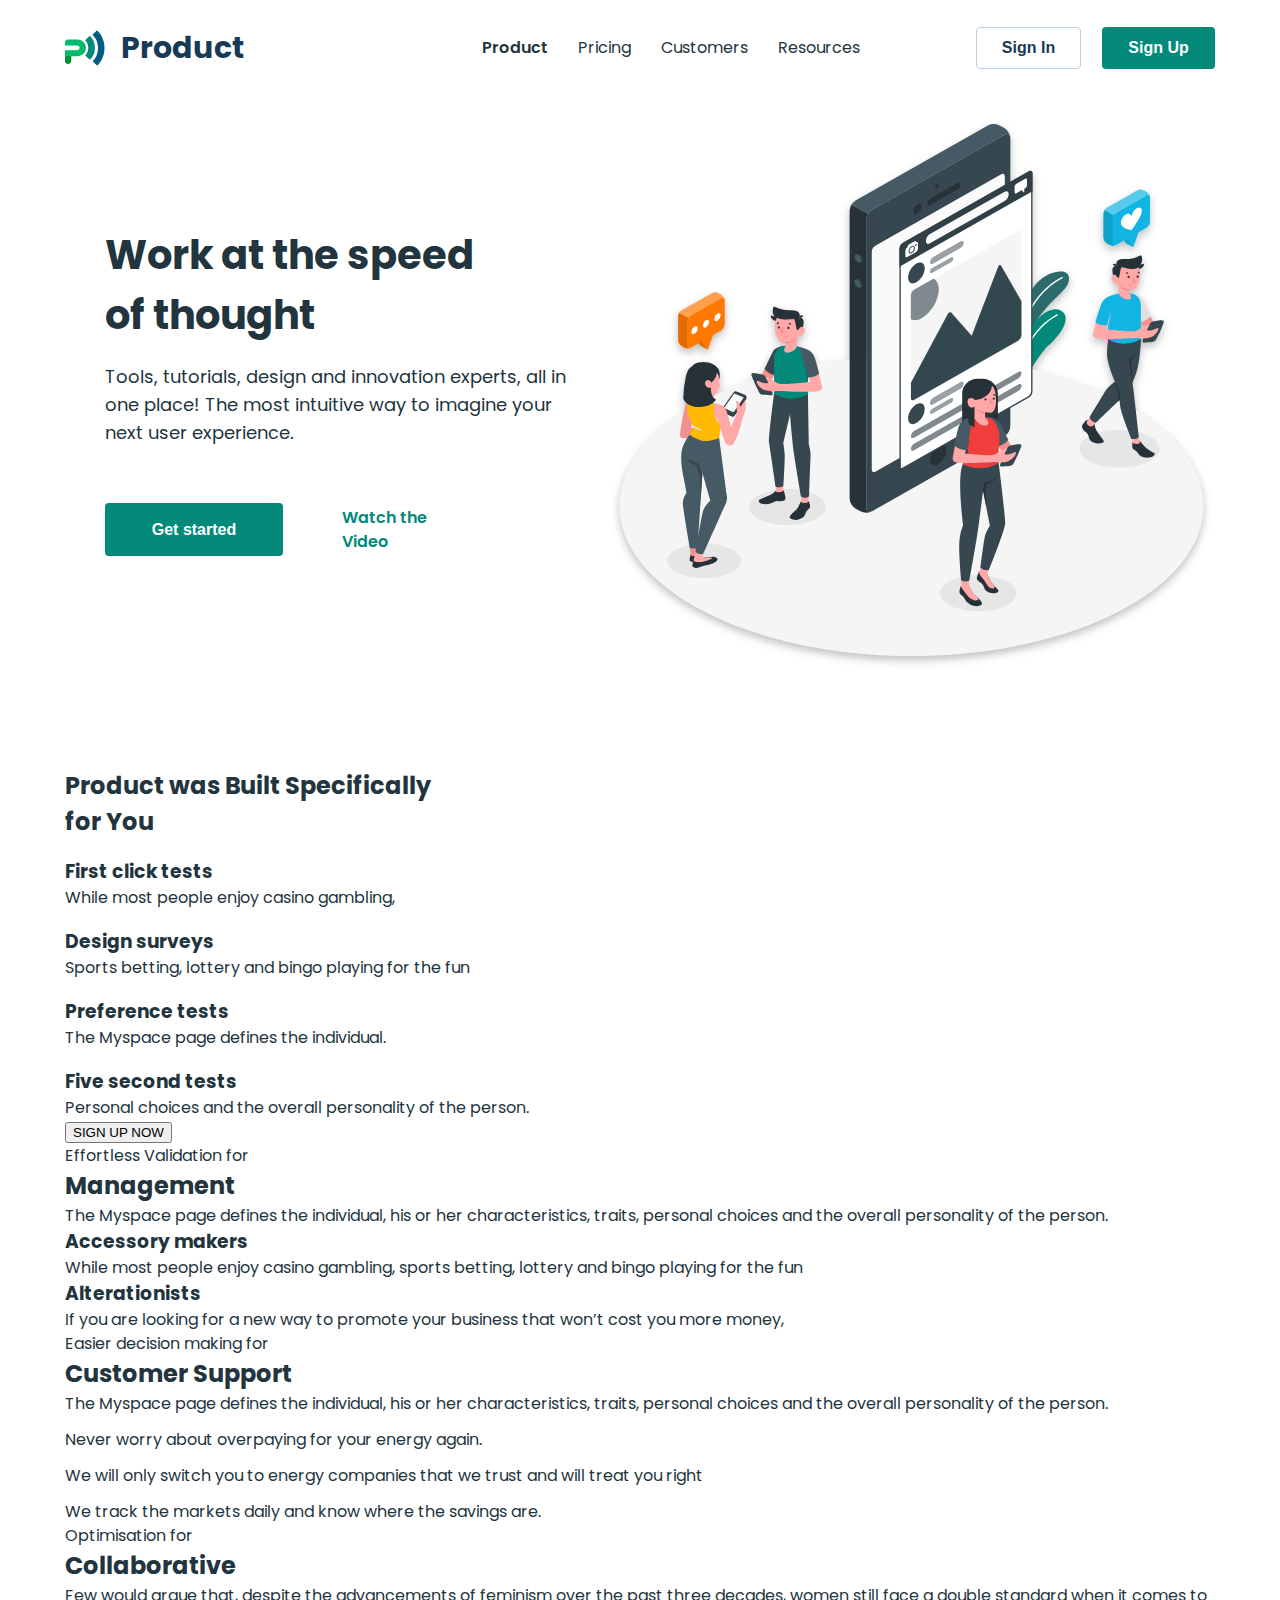
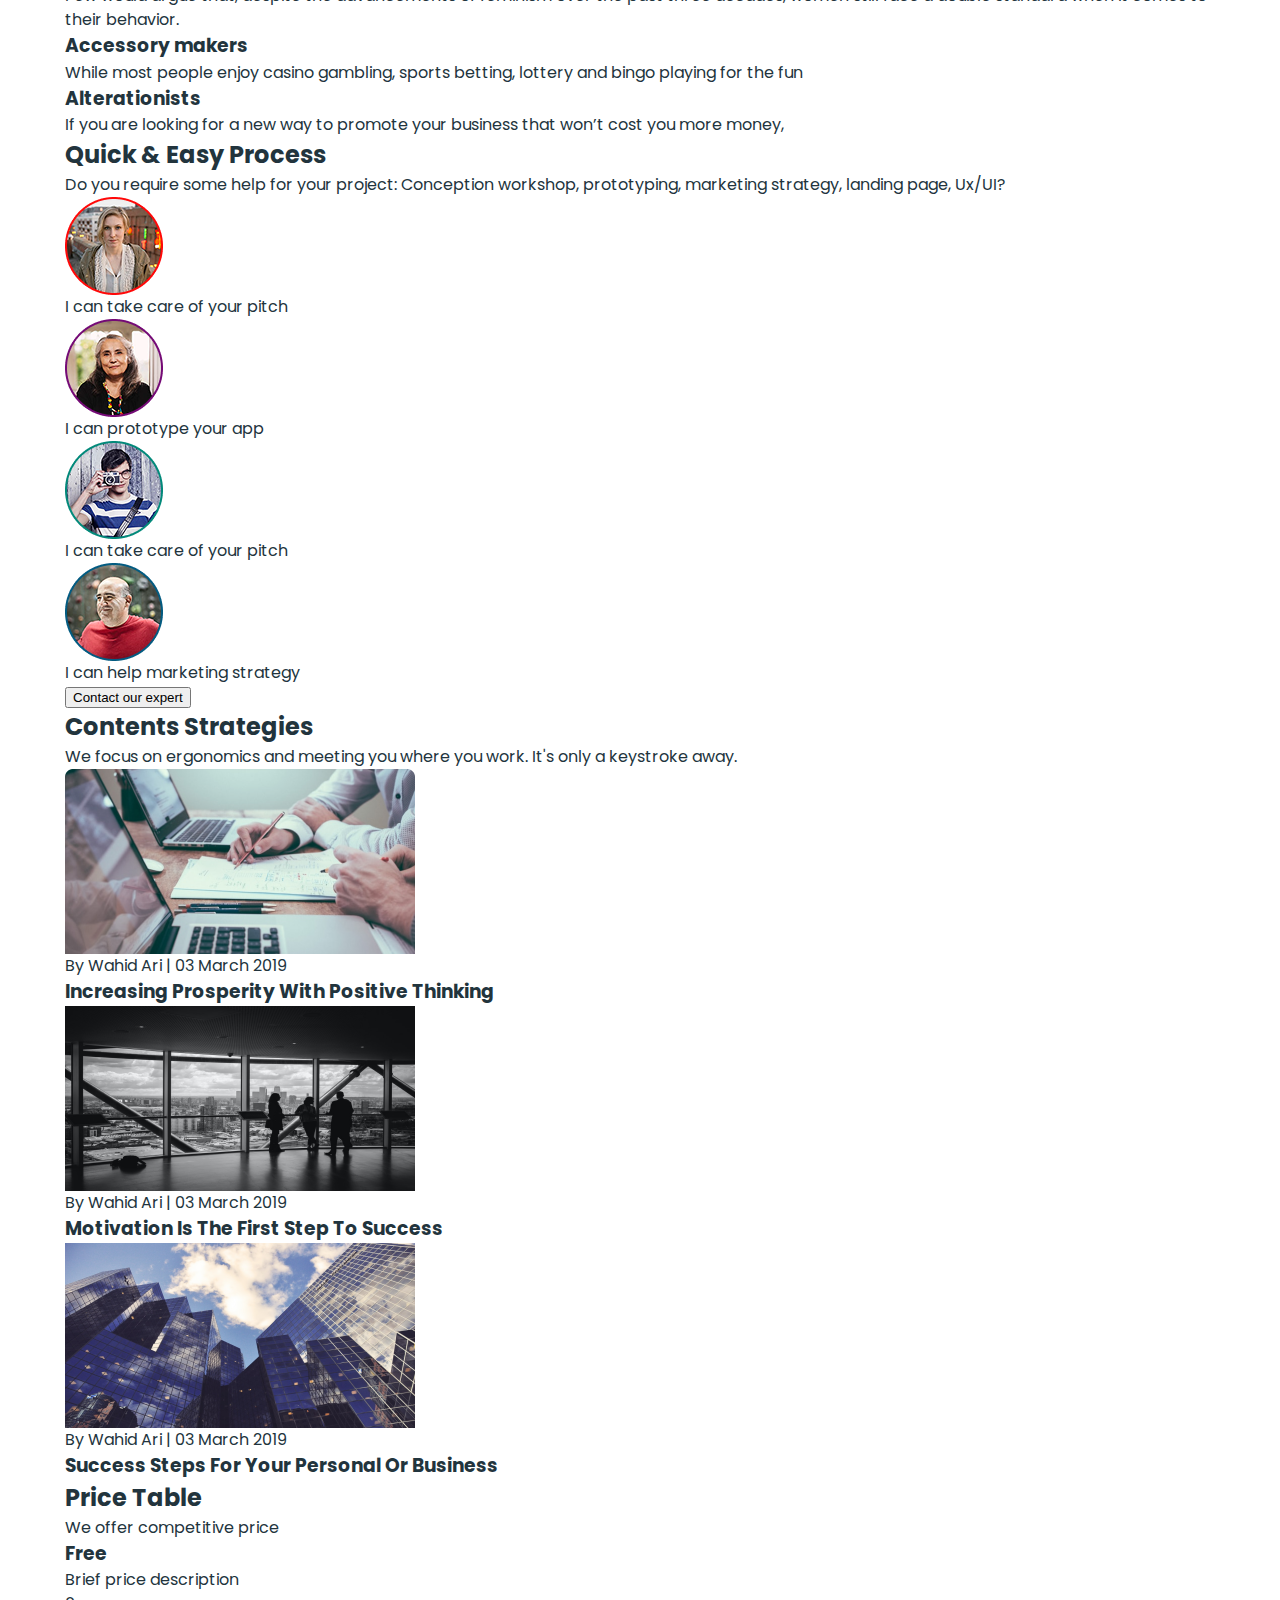
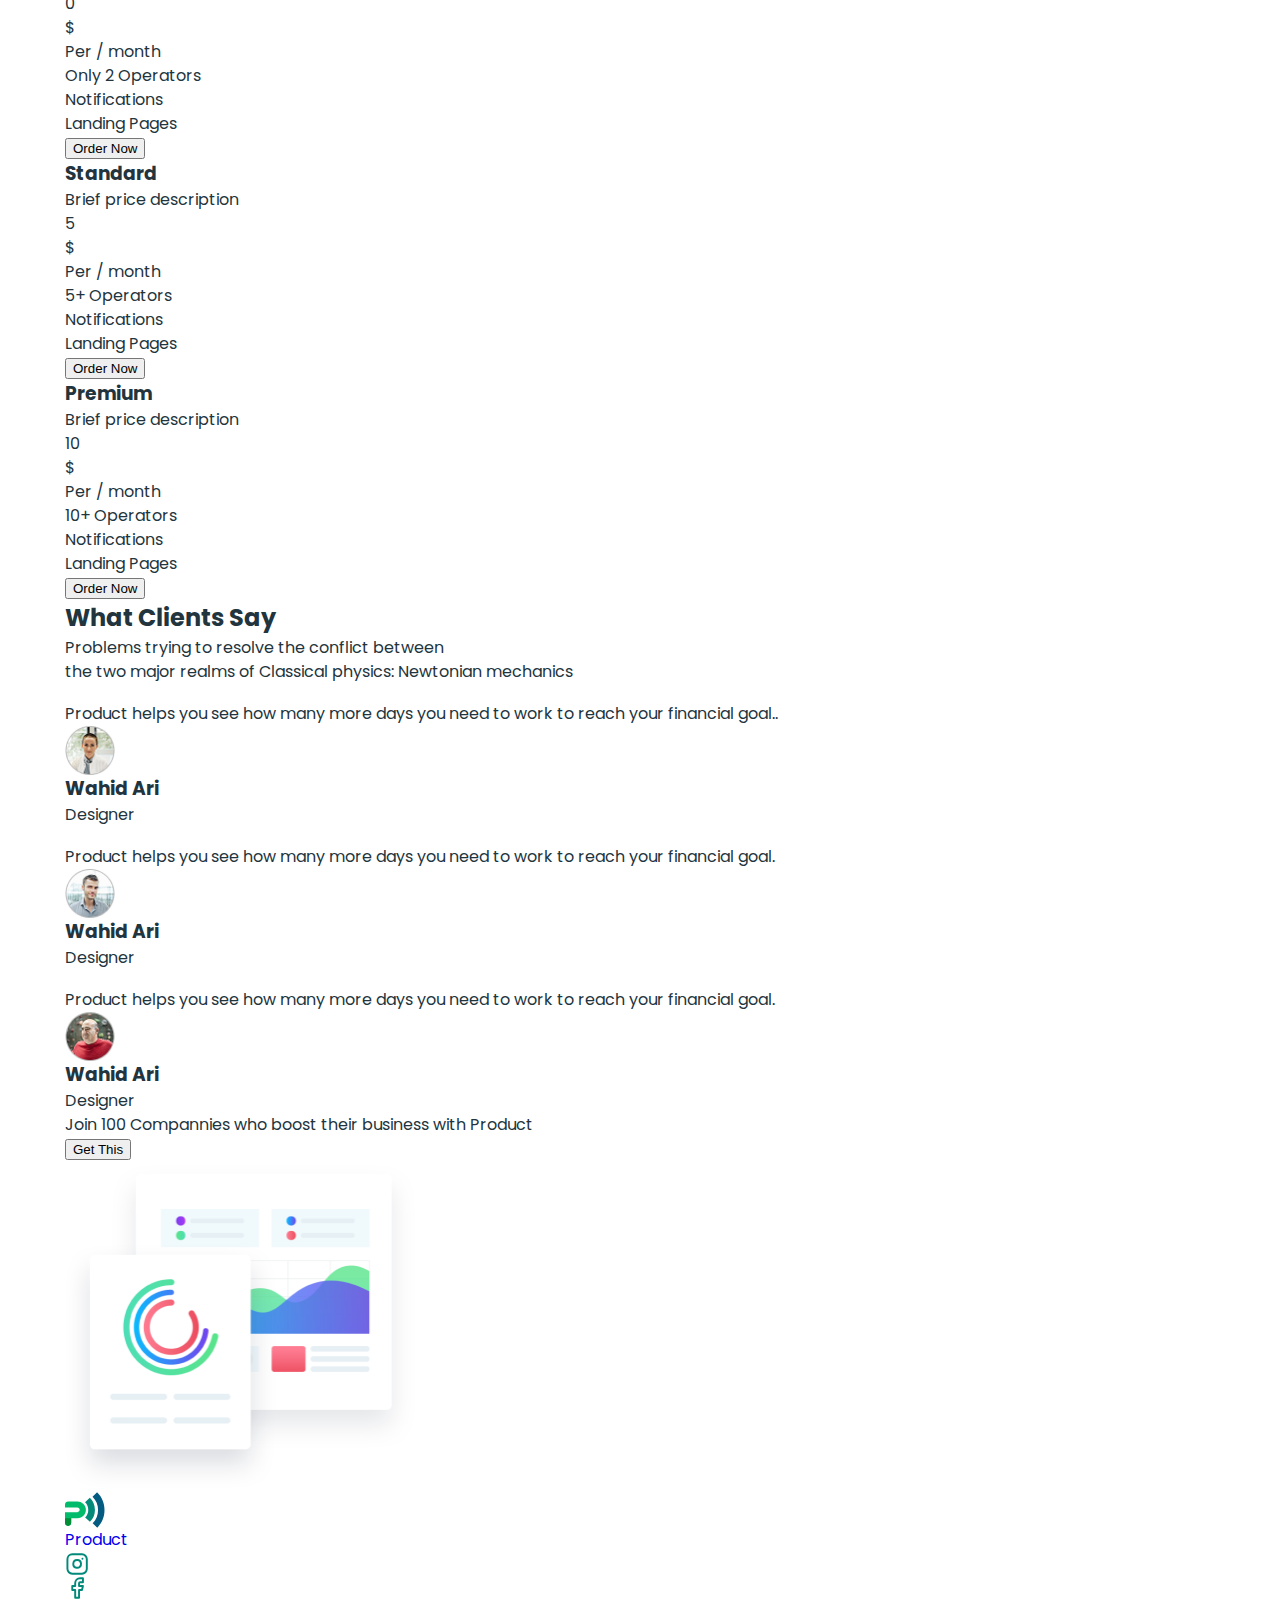
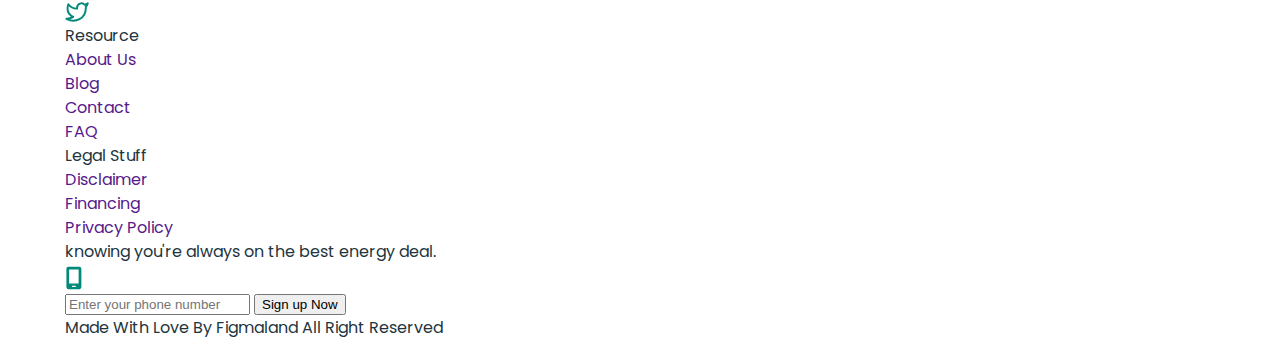
<file: index.html>
<!DOCTYPE html>
<html lang="en">
  <head>
    <meta charset="UTF-8" />
    <meta name="viewport" content="width=device-width, initial-scale=1.0" />
    <link rel="preconnect" href="https://fonts.googleapis.com" />
    <link rel="preconnect" href="https://fonts.gstatic.com" crossorigin />
    <title>Business promotion by mAk</title>

    <link rel="preconnect" href="https://fonts.googleapis.com" />
    <link rel="preconnect" href="https://fonts.gstatic.com" crossorigin />
    <link
      href="https://fonts.googleapis.com/css2?family=Inter:ital,opsz,wght@0,14..32,700;1,14..32,700&family=Montserrat:wght@400;500;600;700&family=Poppins:wght@400;500;600;700;800&display=swap"
      rel="stylesheet"
    />

    <link
      rel="stylesheet"
      href="https://cdnjs.cloudflare.com/ajax/libs/modern-normalize/3.0.1/modern-normalize.min.css"
      integrity="sha512-q6WgHqiHlKyOqslT/lgBgodhd03Wp4BEqKeW6nNtlOY4quzyG3VoQKFrieaCeSnuVseNKRGpGeDU3qPmabCANg=="
      crossorigin="anonymous"
      referrerpolicy="no-referrer"
    />

    <link rel="stylesheet" href="./css/new.css" />
  </head>
  <body>
    <header class="header">
      <div class="container header-container">
        <nav class="header-nav">
          <a href="./index.html" class="header-logo">
            <svg width="36" height="36">
              <use href="./img/icon.svg#icon-logo"></use>
            </svg>
            Product</a
          >
          <ul class="header-ul">
            <li class="nav-li-item">
              <a href="./index.html" class="nav-link active">Product</a>
            </li>
            <li class="nav-li-item">
              <a href="./pricing.html" class="nav-link">Pricing</a>
            </li>
            <li class="nav-li-item">
              <a href="./customers.html" class="nav-link">Customers</a>
            </li>
            <li class="nav-li-item">
              <a href="./resources.html" class="nav-link">Resources</a>
            </li>
          </ul>
        </nav>
        <ul class="header-button">
          <li class="header-btn-list">
            <button type="button" class="sign-in-btn">Sign In</button>
          </li>
          <li class="header-btn-list">
            <button type="button" class="sign-up-btn">Sign Up</button>
          </li>
        </ul>
        <button type="button" class="burger-menu-btn">
          <svg width="26" height="26">
            <use href="./img/icon.svg#icon-mob-menu"></use>
          </svg>
        </button>
      </div>
    </header>

    <main>
      <section class="hero">
        <div class="container hero-container">
          <svg width="280" height="275" class="hero-img">
            <use href="./img/icon.svg#icon-hero-img"></use>
          </svg>
          <div class="hero-text-group">
            <h1 class="hero-title">
              Work at the speed <br />
              of thought
            </h1>
            <p class="hero-text">
              Tools, tutorials, design and innovation experts, all in one place!
              The most intuitive way to imagine your next user experience.
            </p>
            <div class="hero-button">
              <button type="button" class="hero-btn-1">
                <span class="hero-btn-text">Get started</span>
              </button>
              <a href="./index.html" class="hero-btn-2">
                <svg width="16" height="18">
                  <use href="./img/icon.svg#icon-play"></use>
                </svg>
                <span class="btn-2-text">Watch the Video</span></a
              >
            </div>
          </div>
        </div>
      </section>
      <section class="feature">
        <div class="container feature-container">
          <h2 class="feature-tittle">
            Product was Built Specifically <br />
            for You
          </h2>
          <ul class="feature-list">
            <li class="feature-list-item">
              <div class="feature-icon-wrapper">
                <svg width="11" height="18">
                  <use href="./img/icon.svg#icon-cursor"></use>
                </svg>
              </div>
              <h3 class="feature-card-title">First click tests</h3>
              <p class="feature-card-text">
                While most people enjoy casino gambling,
              </p>
            </li>
            <li class="feature-list-item">
              <div class="feature-icon-wrapper">
                <svg width="18" height="18">
                  <use href="./img/icon.svg#icon-ziczag"></use>
                </svg>
              </div>
              <h3 class="feature-card-title">Design surveys</h3>
              <p class="feature-card-text">
                Sports betting, lottery and bingo playing for the fun
              </p>
            </li>
            <li class="feature-list-item">
              <div class="feature-icon-wrapper">
                <svg width="16" height="18">
                  <use href="./img/icon.svg#icon-heart"></use>
                </svg>
              </div>
              <h3 class="feature-card-title">Preference tests</h3>
              <p class="feature-card-text">
                The Myspace page defines the individual.
              </p>
            </li>
            <li class="feature-list-item">
              <div class="feature-icon-wrapper">
                <svg width="14" height="18">
                  <use href="./img/icon.svg#icon-time"></use>
                </svg>
              </div>
              <h3 class="feature-card-title">Five second tests</h3>
              <p class="feature-card-text">
                Personal choices and the overall personality of the person.
              </p>
            </li>
          </ul>
          <button type="button" class="feature-btn">SIGN UP NOW</button>
        </div>
      </section>
      <section class="business-mgm">
        <div class="container business-container">
          <div class="business-text-group">
            <p class="business-p">Effortless Validation for</p>
            <h2 class="business-title">Management</h2>
            <p class="business-sub-p">
              The Myspace page defines the individual, his or her
              characteristics, traits, personal choices and the overall
              personality of the person.
            </p>
            <ul class="business-list">
              <li>
                <h3 class="businnes-li-title">Accessory makers</h3>
                <p class="businnes-li-item">
                  While most people enjoy casino gambling, sports betting,
                  lottery and bingo playing for the fun
                </p>
              </li>
              <li>
                <h3 class="businnes-li-title">Alterationists</h3>
                <p class="businnes-li-item">
                  If you are looking for a new way to promote your business that
                  won’t cost you more money,
                </p>
              </li>
            </ul>
          </div>
          <!-- <svg width="540" height="500" class="benefits-img">
            <use href="./img/icon.svg#icon-management-img"></use>
          </svg> -->
        </div>
      </section>
      <section class="support">
        <div class="container support-container">
          <!-- <svg width="540" height="500" class="benefits-img">
            <use href="./img/icon.svg#icon-support-img"></use>
          </svg> -->
          <div class="support-text-group">
            <p class="support-article">Easier decision making for</p>
            <h2 class="support-title">Customer Support</h2>
            <p class="support-subtitle">
              The Myspace page defines the individual, his or her
              characteristics, traits, personal choices and the overall
              personality of the person.
            </p>
            <ul class="support-list">
              <li class="support-list-item">
                <div class="support-img-wrapper">
                  <svg width="16" height="12" class="support-icon">
                    <use href="./img/icon.svg#icon-path"></use>
                  </svg>
                </div>
                <p class="support-li-subtitle">
                  Never worry about overpaying for your energy again.
                </p>
              </li>
              <li class="support-list-item">
                <div class="support-img-wrapper">
                  <svg width="16" height="12" class="support-icon">
                    <use href="./img/icon.svg#icon-path"></use>
                  </svg>
                </div>
                <p class="support-li-subtitle">
                  We will only switch you to energy companies that we trust and
                  will treat you right
                </p>
              </li>
              <li class="support-list-item">
                <div class="support-img-wrapper">
                  <svg width="16" height="12" class="support-icon">
                    <use href="./img/icon.svg#icon-path"></use>
                  </svg>
                </div>
                <p class="support-li-subtitle">
                  We track the markets daily and know where the savings are.
                </p>
              </li>
            </ul>
          </div>
        </div>
      </section>
      <section class="collaborative">
        <div class="container collaborative-container">
          <div class="collaborative-text-group">
            <p class="coloborative-article">Optimisation for</p>
            <h2 class="collaborative-title">Collaborative</h2>
            <p class="collaborative-subtitle">
              Few would argue that, despite the advancements of feminism over
              the past three decades, women still face a double standard when it
              comes to their behavior.
            </p>
            <ul class="collaborative-list">
              <li class="collaborative-list-item">
                <h3 class="collab-li-title">Accessory makers</h3>
                <p class="collab-li-subtitle">
                  While most people enjoy casino gambling, sports betting,
                  lottery and bingo playing for the fun
                </p>
              </li>
              <li class="collaborative-list-item">
                <h3 class="collab-li-title">Alterationists</h3>
                <p class="collab-li-subtitle">
                  If you are looking for a new way to promote your business that
                  won’t cost you more money,
                </p>
              </li>
            </ul>
          </div>
          <!-- <svg width="540" height="500" class="benefits-img">
            <use href="./img/icon.svg#icon-collaboration-img"></use>
          </svg> -->
        </div>
      </section>
      <section class="staff">
        <div class="container">
          <div class="staff-container">
            <h2 class="staff-title">Quick & Easy Process</h2>
            <p class="staff-subtitle">
              Do you require some help for your project: Conception workshop,
              prototyping, marketing strategy, landing page, Ux/UI?
            </p>
            <ul class="staff-list">
              <li class="staff-list-item">
                <img
                  src="./img/product/avatar.png"
                  alt="avatar-girl"
                  width="98"
                />
                <p class="staff-commentary staff-commentary-container">
                  I can take care of your pitch
                </p>
              </li>
              <li class="staff-list-item">
                <img
                  src="./img/product/avatar1.png"
                  alt="avatar-girl-2"
                  width="98"
                />
                <p class="staff-commentary staff-commentary-container">
                  I can prototype your app
                </p>
              </li>
              <li class="staff-list-item">
                <img
                  src="./img/product/avatar2.png"
                  alt="avatar-men"
                  width="98"
                />
                <p class="staff-commentary staff-commentary-container">
                  I can take care of your pitch
                </p>
              </li>
              <li class="staff-list-item">
                <img
                  src="./img/product/avatar3.png"
                  alt="avatar-men-2"
                  width="98"
                />
                <p class="staff-commentary staff-commentary-container">
                  I can help marketing strategy
                </p>
              </li>
            </ul>
            <button type="button" class="staff-btn">Contact our expert</button>
          </div>
        </div>
      </section>
      <section class="news">
        <div class="container">
          <h2 class="news-title">Contents Strategies</h2>
          <p class="news-subtitle">
            We focus on ergonomics and meeting you where you work. It's only a
            keystroke away.
          </p>
          <ul class="news-list">
            <li class="news-list-item">
              <img
                src="./img/product/image-bg.png"
                alt="Wahid Ari"
                width="350"
                class="card-image"
              />
              <p class="news-item-subtitle">
                By <span class="news-item-text">Wahid Ari</span> | 03 March 2019
              </p>
              <h3 class="news-item-title">
                Increasing Prosperity With Positive Thinking
              </h3>
            </li>
            <li class="news-list-item">
              <img
                src="./img/product/Bitmap-1.png"
                alt="Wahid Ari-2"
                width="350"
              />
              <p class="news-item-subtitle">
                By <span class="news-item-text">Wahid Ari</span> | 03 March 2019
              </p>
              <h3 class="news-item-title">
                Motivation Is The First Step To Success
              </h3>
            </li>
            <li class="news-list-item">
              <img
                src="./img/product/Bitmap.png"
                alt="Wahid Ari-3"
                width="350"
              />
              <p class="news-item-subtitle">
                By <span class="news-item-text">Wahid Ari</span> | 03 March 2019
              </p>
              <h3 class="news-item-title">
                Success Steps For Your Personal Or Business
              </h3>
            </li>
          </ul>
        </div>
      </section>
      <section class="price">
        <div class="container">
          <h2 class="price-title">Price Table</h2>
          <p class="price-text">We offer competitive price</p>
          <ul class="price-list">
            <li class="price-list-item">
              <h3 class="price-plan">Free</h3>
              <p class="price-dscr">Brief price description</p>
              <div class="tax-container">
                <p class="tax-title">0</p>
                <div class="tax-right">
                  <p class="tax-value">$</p>
                  <p class="tax-per-month">Per / month</p>
                </div>
              </div>
              <ul class="price-include-list">
                <li class="price-include">Only 2 Operators</li>
                <li class="price-include">Notifications</li>
                <li class="price-include">Landing Pages</li>
              </ul>
              <button type="button" class="price-btn-container price-btn">
                Order Now
              </button>
            </li>
            <li class="price-list-item">
              <h3 class="price-plan">Standard</h3>
              <p class="price-dscr">Brief price description</p>
              <div class="tax-container">
                <p class="tax-title">5</p>
                <div class="tax-right">
                  <p class="tax-value">$</p>
                  <p class="tax-per-month">Per / month</p>
                </div>
              </div>
              <ul class="price-include-list">
                <li class="price-include">5+ Operators</li>
                <li class="price-include">Notifications</li>
                <li class="price-include">Landing Pages</li>
              </ul>
              <button type="button" class="price-btn-container price-btn">
                Order Now
              </button>
            </li>
            <li class="price-list-item">
              <h3 class="price-plan">Premium</h3>
              <p class="price-dscr">Brief price description</p>
              <div class="tax-container">
                <p class="tax-title">10</p>
                <div class="tax-right">
                  <p class="tax-value">$</p>
                  <p class="tax-per-month">Per / month</p>
                </div>
              </div>
              <ul class="price-include-list">
                <li class="price-include">10+ Operators</li>
                <li class="price-include">Notifications</li>
                <li class="price-include">Landing Pages</li>
              </ul>
              <button type="button" class="price-btn-container price-btn">
                Order Now
              </button>
            </li>
          </ul>
        </div>
      </section>
      <section class="feedback">
        <div class="container">
          <h2 class="feedback-title">What Clients Say</h2>
          <p class="feedback-subtitle">
            Problems trying to resolve the conflict between<br />
            the two major realms of Classical physics: Newtonian mechanics
          </p>
          <ul class="feedback-list">
            <li class="feedback-list-item">
              <svg class="icon-feadback" width="107" height="18">
                <use href="./img/icon.svg#icon-stars"></use>
              </svg>
              <p class="feedback-review">
                Product helps you see how many more days you need to work to
                reach your financial goal..
              </p>
              <div class="reviewer-container">
                <img
                  src="./img/product/Ellipse1.png"
                  alt="client-1"
                  width="50"
                />
                <div class="feedback-reviewer">
                  <h3 class="feedback-author">Wahid Ari</h3>
                  <p class="author-prof">Designer</p>
                </div>
              </div>
            </li>
            <li class="feedback-list-item">
              <svg class="icon-feadback" width="107" height="18">
                <use href="./img/icon.svg#icon-stars"></use>
              </svg>
              <p class="feedback-review">
                Product helps you see how many more days you need to work to
                reach your financial goal.
              </p>
              <div class="reviewer-container">
                <img
                  src="./img/product/Ellipse2.png"
                  alt="client-2"
                  width="50"
                />
                <div class="feedback-reviewer">
                  <h3 class="feedback-author">Wahid Ari</h3>
                  <p class="author-prof">Designer</p>
                </div>
              </div>
            </li>
            <li class="feedback-list-item">
              <svg class="icon-feadback" width="107" height="18">
                <use href="./img/icon.svg#icon-stars"></use>
              </svg>
              <p class="feedback-review">
                Product helps you see how many more days you need to work to
                reach your financial goal.
              </p>
              <div class="reviewer-container">
                <img
                  src="./img/product/Ellipse3.png"
                  alt="client-3"
                  width="50"
                />
                <div class="feedback-reviewer">
                  <h3 class="feedback-author">Wahid Ari</h3>
                  <p class="author-prof">Designer</p>
                </div>
              </div>
            </li>
          </ul>
        </div>
      </section>
      <section class="promo">
        <div class="container">
          <div class="promo-container">
            <div class="promo-left-container">
              <p class="promo-text">
                Join 100 Compannies who boost their business with Product
              </p>
              <button type="button" class="promo-button">Get This</button>
            </div>
            <img
              src="./img/promo.png"
              alt="graphics"
              width="351"
              height="331"
              class="promo-img"
            />
          </div>
        </div>
      </section>
    </main>

    <footer class="footer">
      <div class="container footer-container">
        <div class="footer-left">
          <a href="./index.html" class="footer-logo">
            <svg width="40" height="36">
              <use href="./img/icon.svg#icon-logo"></use>
            </svg>
            Product</a
          >
          <ul class="footer-social-list">
            <li class="footer-social-item">
              <a href="" class="footer-social-link">
                <svg width="24" height="24">
                  <use href="./img/icon.svg#icon-instagram"></use>
                </svg>
              </a>
            </li>
            <li class="footer-social-item">
              <a href="" class="footer-social-link">
                <svg width="24" height="24">
                  <use href="./img/icon.svg#icon-facebook"></use>
                </svg>
              </a>
            </li>
            <li class="footer-social-item">
              <a href="" class="footer-social-link">
                <svg width="24" height="24">
                  <use href="./img/icon.svg#icon-twitter"></use>
                </svg>
              </a>
            </li>
          </ul>
        </div>
        <nav class="footer-nav">
          <div class="footer-nav-left">
            <p class="footer-nav-title">Resource</p>
            <ul class="footer-nav-list">
              <li class="footer-nav-item">
                <a href="" class="footer-nav-link">About Us</a>
              </li>
              <li class="footer-nav-item">
                <a href="" class="footer-nav-link">Blog</a>
              </li>
              <li class="footer-nav-item">
                <a href="" class="footer-nav-link">Contact</a>
              </li>
              <li class="footer-nav-item">
                <a href="" class="footer-nav-link">FAQ</a>
              </li>
            </ul>
          </div>

          <div class="footer-nav-right">
            <p class="footer-nav-title">Legal Stuff</p>
            <ul class="footer-nav-list">
              <li class="footer-nav-item">
                <a href="" class="footer-nav-link">Disclaimer</a>
              </li>
              <li class="footer-nav-item">
                <a href="" class="footer-nav-link">Financing</a>
              </li>
              <li class="footer-nav-item">
                <a href="" class="footer-nav-link">Privacy Policy</a>
              </li>
            </ul>
          </div>
        </nav>
        <div class="footer-right">
          <p class="footer-right-title">
            knowing you're always on the best energy deal.
          </p>
          <form class="footer-form">
            <label class="footer-label">
              <svg width="18" height="28" class="footer-label-icon">
                <use href="./img/icon.svg#icon-mobile-screen"></use>
              </svg>
              <input
                class="footer-input"
                type="text"
                placeholder="Enter your phone number"
              />
            </label>
            <button type="button" class="footer-btn">Sign up Now</button>
          </form>
        </div>
        <p class="footer-made">
          Made With Love By Figmaland All Right Reserved
        </p>
      </div>
    </footer>
    <div class="mobile-menu">
      <div class="container mobile-menu-container"></div>
    </div>
  </body>
</html>
</file>
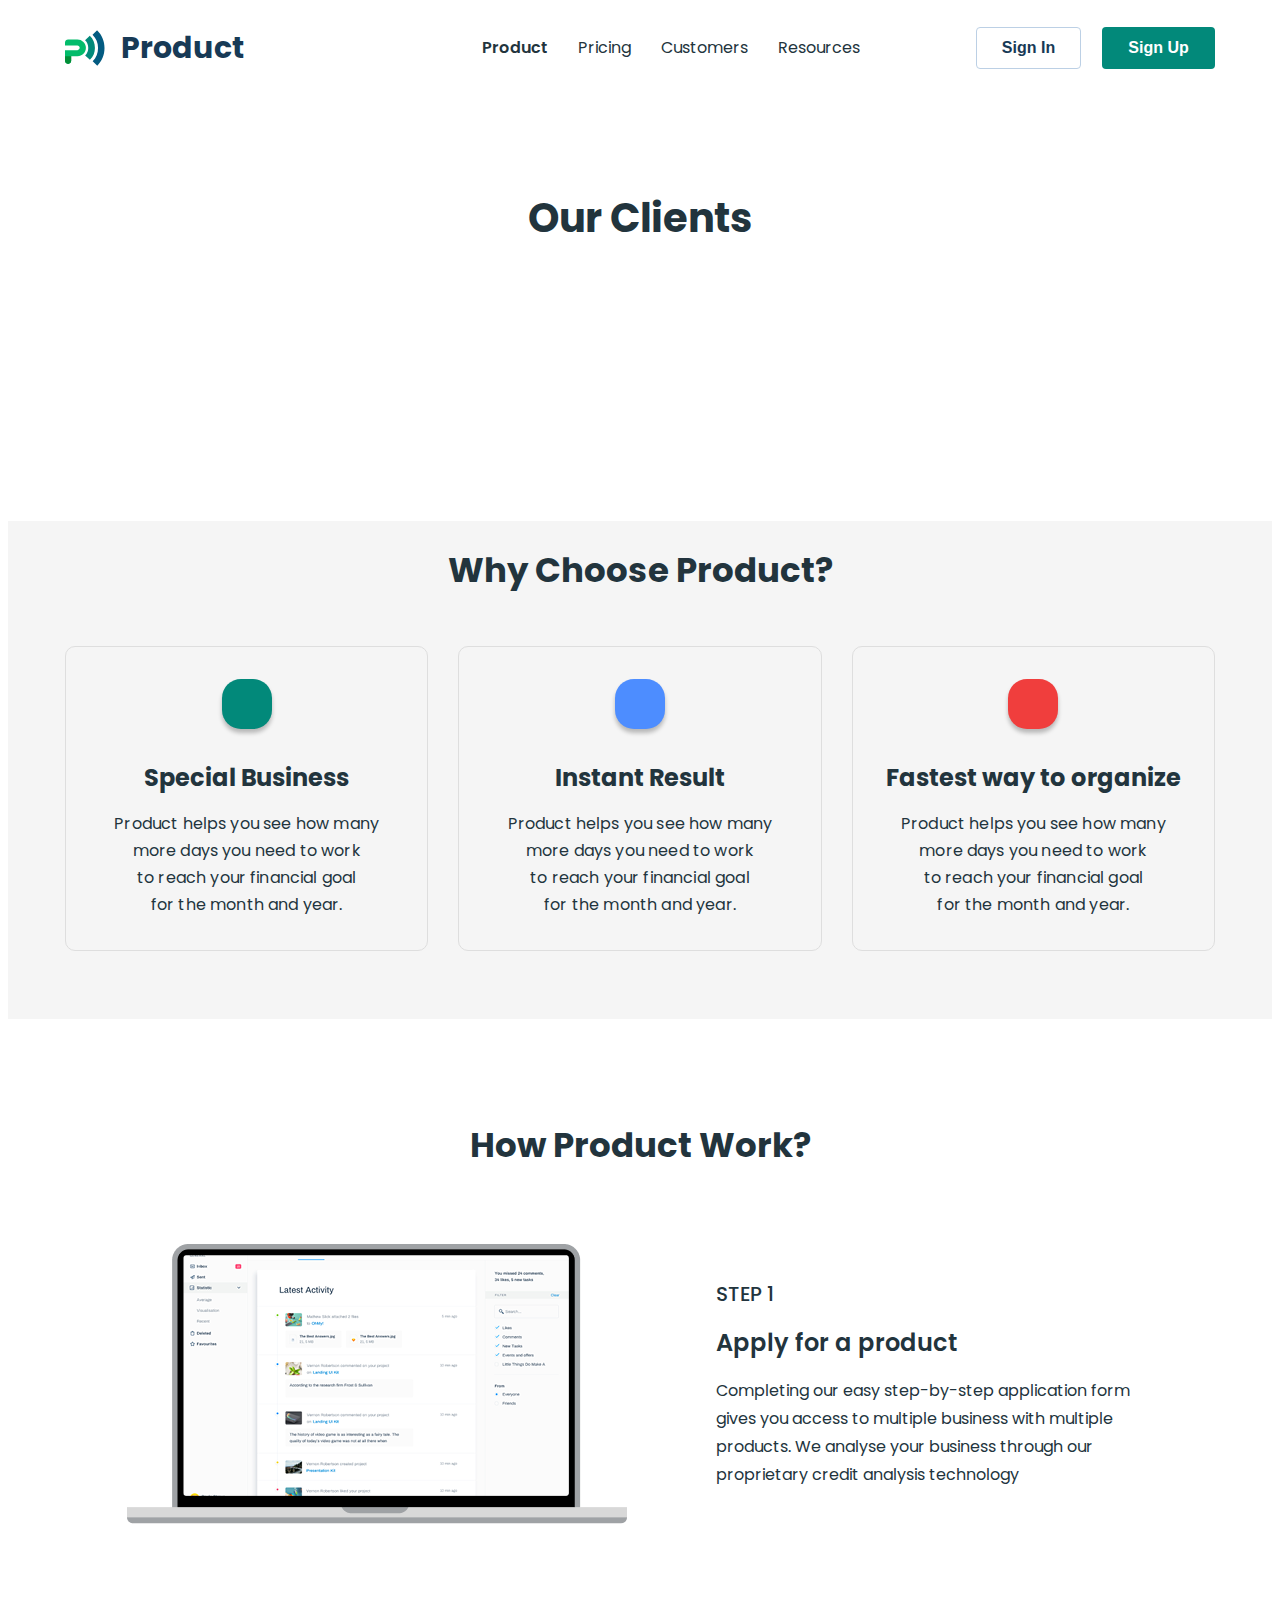
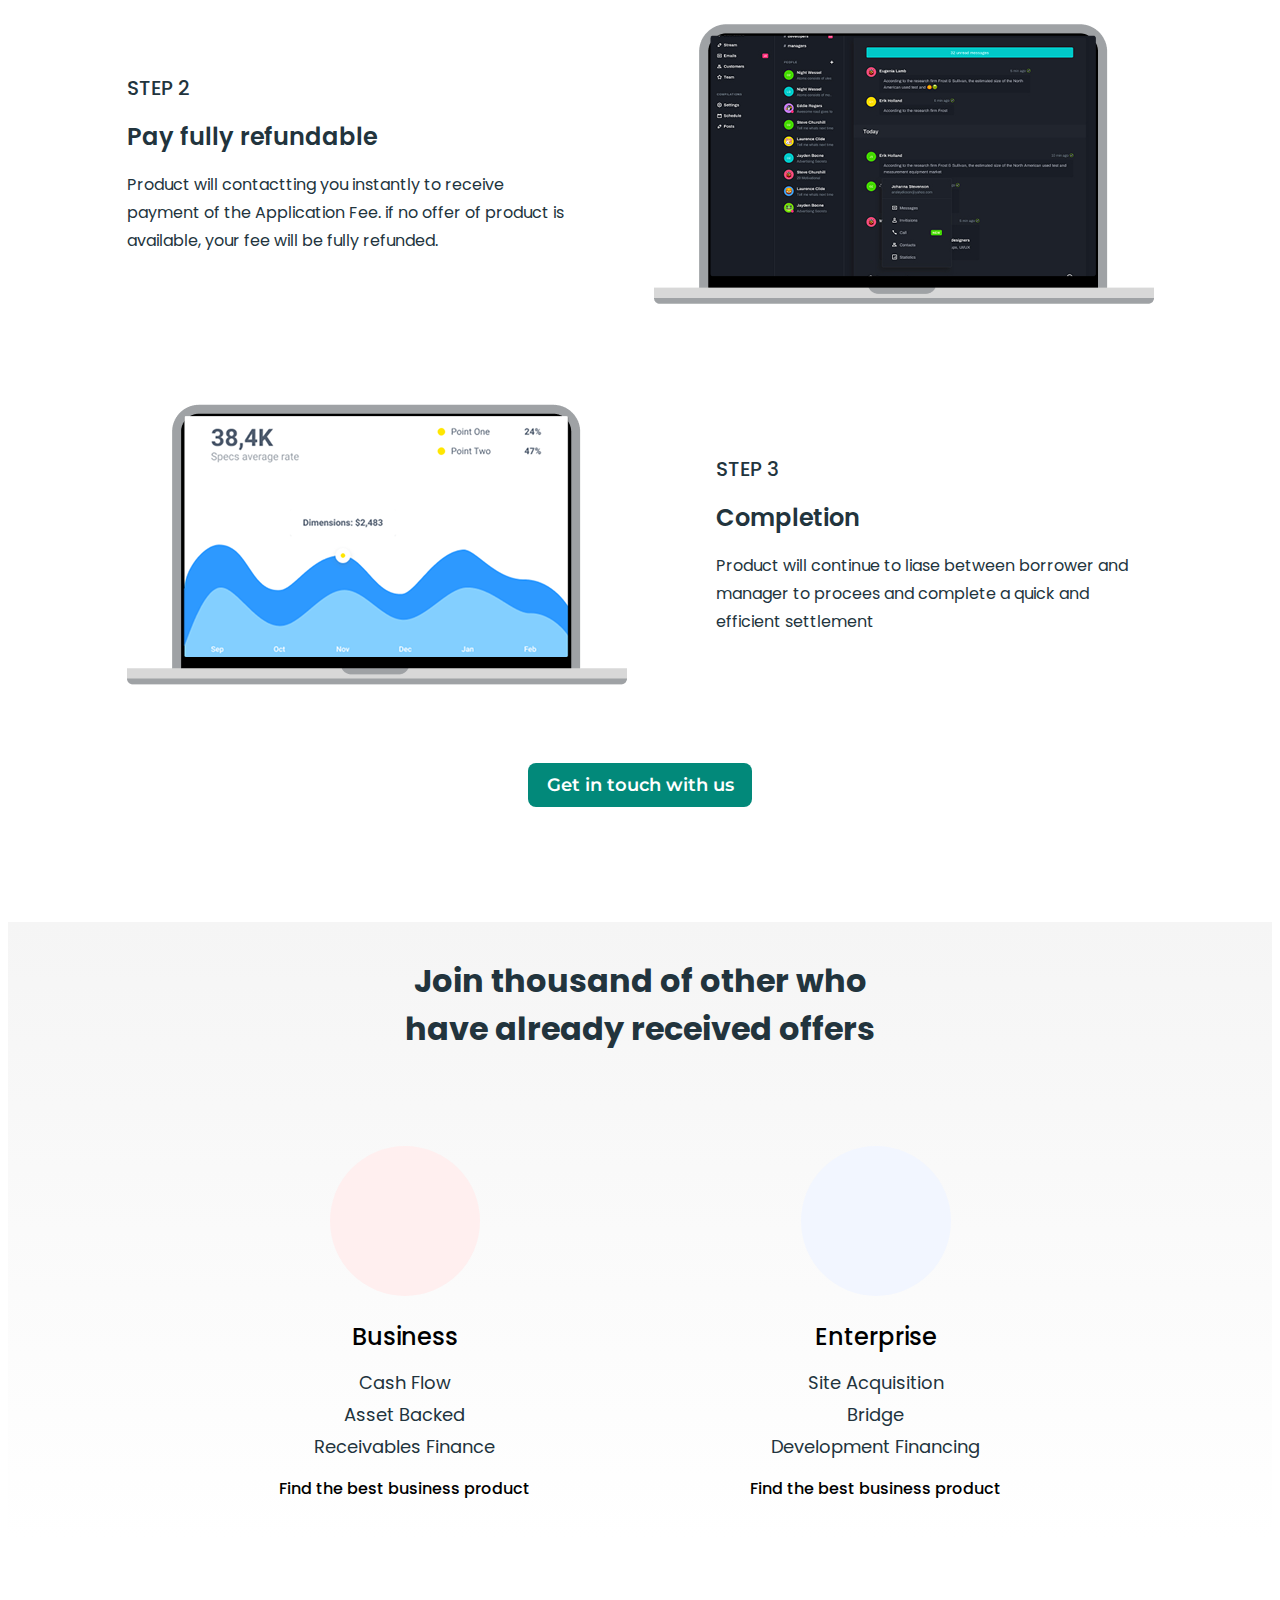
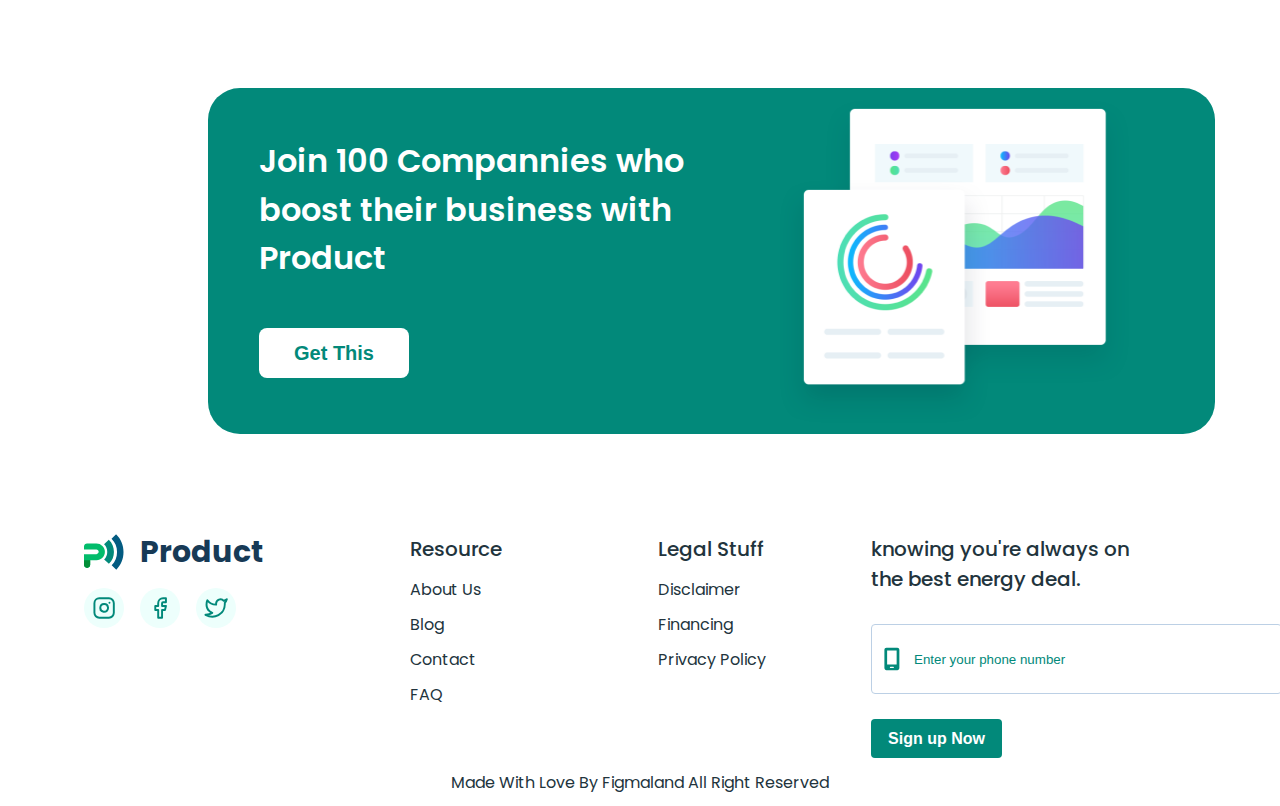
<file: customers.html>
<!DOCTYPE html>
<html lang="en">
  <head>
    <meta charset="UTF-8" />
    <meta name="viewport" content="width=device-width, initial-scale=1.0" />
    <title>Customers</title>

    <link rel="preconnect" href="https://fonts.googleapis.com" />
    <link rel="preconnect" href="https://fonts.gstatic.com" crossorigin />
    <link
      href="https://fonts.googleapis.com/css2?family=Inter:ital,opsz,wght@0,14..32,700;1,14..32,700&family=Montserrat:wght@400;500;600;700&family=Poppins:wght@400;500;600;700;800&display=swap"
      rel="stylesheet"
    />

    <link
      rel="stylesheet"
      href="https://cdnjs.cloudflare.com/ajax/libs/modern-normalize/3.0.1/modern-normalize.min.css"
      integrity="sha512-q6WgHqiHlKyOqslT/lgBgodhd03Wp4BEqKeW6nNtlOY4quzyG3VoQKFrieaCeSnuVseNKRGpGeDU3qPmabCANg=="
      crossorigin="anonymous"
      referrerpolicy="no-referrer"
    />

    <link rel="stylesheet" href="./css/styles.css" />
  </head>
  <body>
    <header class="customer-header">
      <div class="container header-container">
        <nav class="header-nav">
          <a href="./index.html" class="header-logo">
            <svg width="40" height="36">
              <use href="./img/icon.svg#icon-logo"></use>
            </svg>
            Product</a
          >
          <ul class="header-ul">
            <li class="nav-li-item">
              <a href="./index.html" class="nav-link"
                ><span class="product-text">Product</span></a
              >
            </li>
            <li class="nav-li-item">
              <a href="./pricing.html" class="nav-link">Pricing</a>
            </li>
            <li class="nav-li-item">
              <a href="./customers.html" class="nav-link active">Customers</a>
            </li>
            <li class="nav-li-item">
              <a href="./resources.html" class="nav-link">Resources</a>
            </li>
          </ul>
        </nav>
        <ul class="header-button">
          <li class="header-btn-list">
            <button type="button" class="signin-btn">Sign In</button>
          </li>
          <li class="header-btn-list">
            <button type="button" class="signup-btn">Sign Up</button>
          </li>
        </ul>
      </div>
    </header>

    <main>
      <section class="clients">
        <div class="container customers-client-container">
          <h1 class="customers-client-title">Our Clients</h1>
          <ul class="customers-client-list">
            <li class="customers-client-item">
              <a href="./customers.html">
                <svg width="159" height="50">
                  <use href="./img/icon.svg#icon-airbnb-logo"></use>
                </svg>
              </a>
            </li>
            <li class="customers-client-item">
              <a href="./customers.html"
                ><svg width="146" height="50">
                  <use href="./img/icon.svg#icon-google-logo"></use>
                </svg>
              </a>
            </li>
            <li class="customers-client-item">
              <a href="./customers.html">
                <svg width="213" height="44">
                  <use href="./img/icon.svg#icon-microsoft-logo"></use>
                </svg>
              </a>
            </li>
            <li class="customers-client-item">
              <a href="./customers.html">
                <svg width="140" height="42">
                  <use href="./img/icon.svg#icon-fedEx-logo"></use>
                </svg>
              </a>
            </li>
          </ul>
        </div>
      </section>
      <section class="choose">
        <div class="container">
          <h2 class="choose-title">Why Choose Product?</h2>
          <ul class="choose-list">
            <li class="choose-list-item">
              <div class="choose-icon-wrapper">
                <svg width="12" height="18">
                  <use href="./img/icon.svg#icon-cursor"></use>
                </svg>
              </div>
              <h3 class="choose-list-title">Special Business</h3>
              <p class="choose-list-subtitle">
                Product helps you see how many more days you need to work<br />
                to reach your financial goal<br />
                for the month and year.
              </p>
            </li>
            <li class="choose-list-item">
              <div class="choose-icon-wrapper">
                <svg width="18" height="18">
                  <use href="./img/icon.svg#icon-ziczag"></use>
                </svg>
              </div>
              <h3 class="choose-list-title">Instant Result</h3>
              <p class="choose-list-subtitle">
                Product helps you see how many more days you need to work<br />
                to reach your financial goal<br />
                for the month and year.
              </p>
            </li>
            <li class="choose-list-item">
              <div class="choose-icon-wrapper">
                <svg width="16" height="18">
                  <use href="./img/icon.svg#icon-heart"></use>
                </svg>
              </div>
              <h3 class="choose-list-title">Fastest way to organize</h3>
              <p class="choose-list-subtitle">
                Product helps you see how many more days you need to work<br />
                to reach your financial goal<br />
                for the month and year.
              </p>
            </li>
          </ul>
        </div>
      </section>
      <section class="customers-work">
        <div class="container customers-work-container">
          <h2 class="customers-work-title">How Product Work?</h2>
          <ul class="customers-work-list">
            <li class="customers-work-item">
              <img
                class="customers-work-img"
                src="./img/customers/work/mac1.png"
                alt="mac1"
                width="500"
              />
              <div class="work-text-container">
                <p class="work-item-step">STEP 1</p>
                <h3 class="work-item-title">Apply for a product</h3>
                <p class="work-item-subtitle">
                  Completing our easy step-by-step application form gives you
                  access to multiple business with multiple products. We analyse
                  your business through our proprietary credit analysis
                  technology
                </p>
              </div>
            </li>
            <li class="customers-work-item">
              <div class="work-text-container">
                <p class="work-item-step">STEP 2</p>
                <h3 class="work-item-title">Pay fully refundable</h3>
                <p class="work-item-subtitle">
                  Product will contactting you instantly to receive payment of
                  the Application Fee. if no offer of product is available, your
                  fee will be fully refunded.
                </p>
              </div>
              <img
                class="customers-work-img"
                src="./img/customers/work/mac2.png"
                alt="mac2"
                width="500"
              />
            </li>
            <li class="customers-work-item">
              <img
                class="customers-work-img"
                src="./img/customers/work/mac3.png"
                alt="mac3"
                width="500"
              />
              <div class="work-text-container">
                <p class="work-item-step">STEP 3</p>
                <h3 class="work-item-title">Completion</h3>
                <p class="work-item-subtitle">
                  Product will continue to liase between borrower and manager to
                  procees and complete a quick and efficient settlement
                </p>
              </div>
            </li>
          </ul>
          <button type="button" class="customers-work-btn">
            Get in touch with us
          </button>
        </div>
      </section>
      <section class="join">
        <div class="container join-container">
          <h2 class="join-title">
            Join thousand of other who have already received offers
          </h2>
          <ul class="join-list">
            <li class="join-item">
              <div class="join-img-wrapper">
                <svg width="61" height="61">
                  <use href="./img/icon.svg#icon-activity"></use>
                </svg>
              </div>
              <h3 class="join-item-title">Business</h3>
              <p class="join-item-subtitle">
                Cash Flow<br />
                Asset Backed<br />
                Receivables Finance
              </p>
              <p class="join-item-product">Find the best business product</p>
            </li>
            <li class="join-item">
              <div class="join-img-wrapper">
                <svg width="61" height="61">
                  <use href="./img/icon.svg#icon-chart"></use>
                </svg>
              </div>
              <h3 class="join-item-title">Enterprise</h3>
              <p class="join-item-subtitle">
                Site Acquisition<br />
                Bridge<br />
                Development Financing
              </p>
              <p class="join-item-product">Find the best business product</p>
            </li>
          </ul>
        </div>
      </section>
      <section class="promo">
        <div class="container">
          <div class="promo-container">
            <div class="promo-left-container">
              <p class="promo-text">
                Join 100 Compannies who boost their business with Product
              </p>
              <button type="button" class="promo-button">Get This</button>
            </div>
            <img
              src="./img/promo.png"
              alt="graphics"
              width="351"
              height="331"
              class="promo-img"
            />
          </div>
        </div>
      </section>
    </main>

    <footer class="footer">
      <div class="container footer-container">
        <div class="footer-left">
          <a href="./index.html" class="footer-logo">
            <svg width="40" height="36">
              <use href="./img/icon.svg#icon-logo"></use>
            </svg>
            Product</a
          >
          <ul class="footer-social-list">
            <li class="footer-social-item">
              <a href="" class="footer-social-link">
                <svg width="24" height="24">
                  <use href="./img/icon.svg#icon-instagram"></use>
                </svg>
              </a>
            </li>
            <li class="footer-social-item">
              <a href="" class="footer-social-link">
                <svg width="24" height="24">
                  <use href="./img/icon.svg#icon-facebook"></use>
                </svg>
              </a>
            </li>
            <li class="footer-social-item">
              <a href="" class="footer-social-link">
                <svg width="24" height="24">
                  <use href="./img/icon.svg#icon-twitter"></use>
                </svg>
              </a>
            </li>
          </ul>
        </div>
        <nav class="footer-nav">
          <div class="footer-nav-left">
            <p class="footer-nav-title">Resource</p>
            <ul class="footer-nav-list">
              <li class="footer-nav-item">
                <a href="" class="footer-nav-link">About Us</a>
              </li>
              <li class="footer-nav-item">
                <a href="" class="footer-nav-link">Blog</a>
              </li>
              <li class="footer-nav-item">
                <a href="" class="footer-nav-link">Contact</a>
              </li>
              <li class="footer-nav-item">
                <a href="" class="footer-nav-link">FAQ</a>
              </li>
            </ul>
          </div>

          <div class="footer-nav-right">
            <p class="footer-nav-title">Legal Stuff</p>
            <ul class="footer-nav-list">
              <li class="footer-nav-item">
                <a href="" class="footer-nav-link">Disclaimer</a>
              </li>
              <li class="footer-nav-item">
                <a href="" class="footer-nav-link">Financing</a>
              </li>
              <li class="footer-nav-item">
                <a href="" class="footer-nav-link">Privacy Policy</a>
              </li>
            </ul>
          </div>
        </nav>
        <div class="footer-right">
          <p class="footer-right-title">
            knowing you're always on the best energy deal.
          </p>
          <form class="footer-form">
            <label class="footer-label">
              <svg width="18" height="28" class="footer-label-icon">
                <use href="./img/icon.svg#icon-mobile-screen"></use>
              </svg>
              <input
                class="footer-input"
                type="text"
                placeholder="Enter your phone number"
              />
            </label>
            <button type="button" class="footer-btn">Sign up Now</button>
          </form>
        </div>
        <p class="footer-made">
          Made With Love By Figmaland All Right Reserved
        </p>
      </div>
    </footer>
  </body>
</html>
</file>
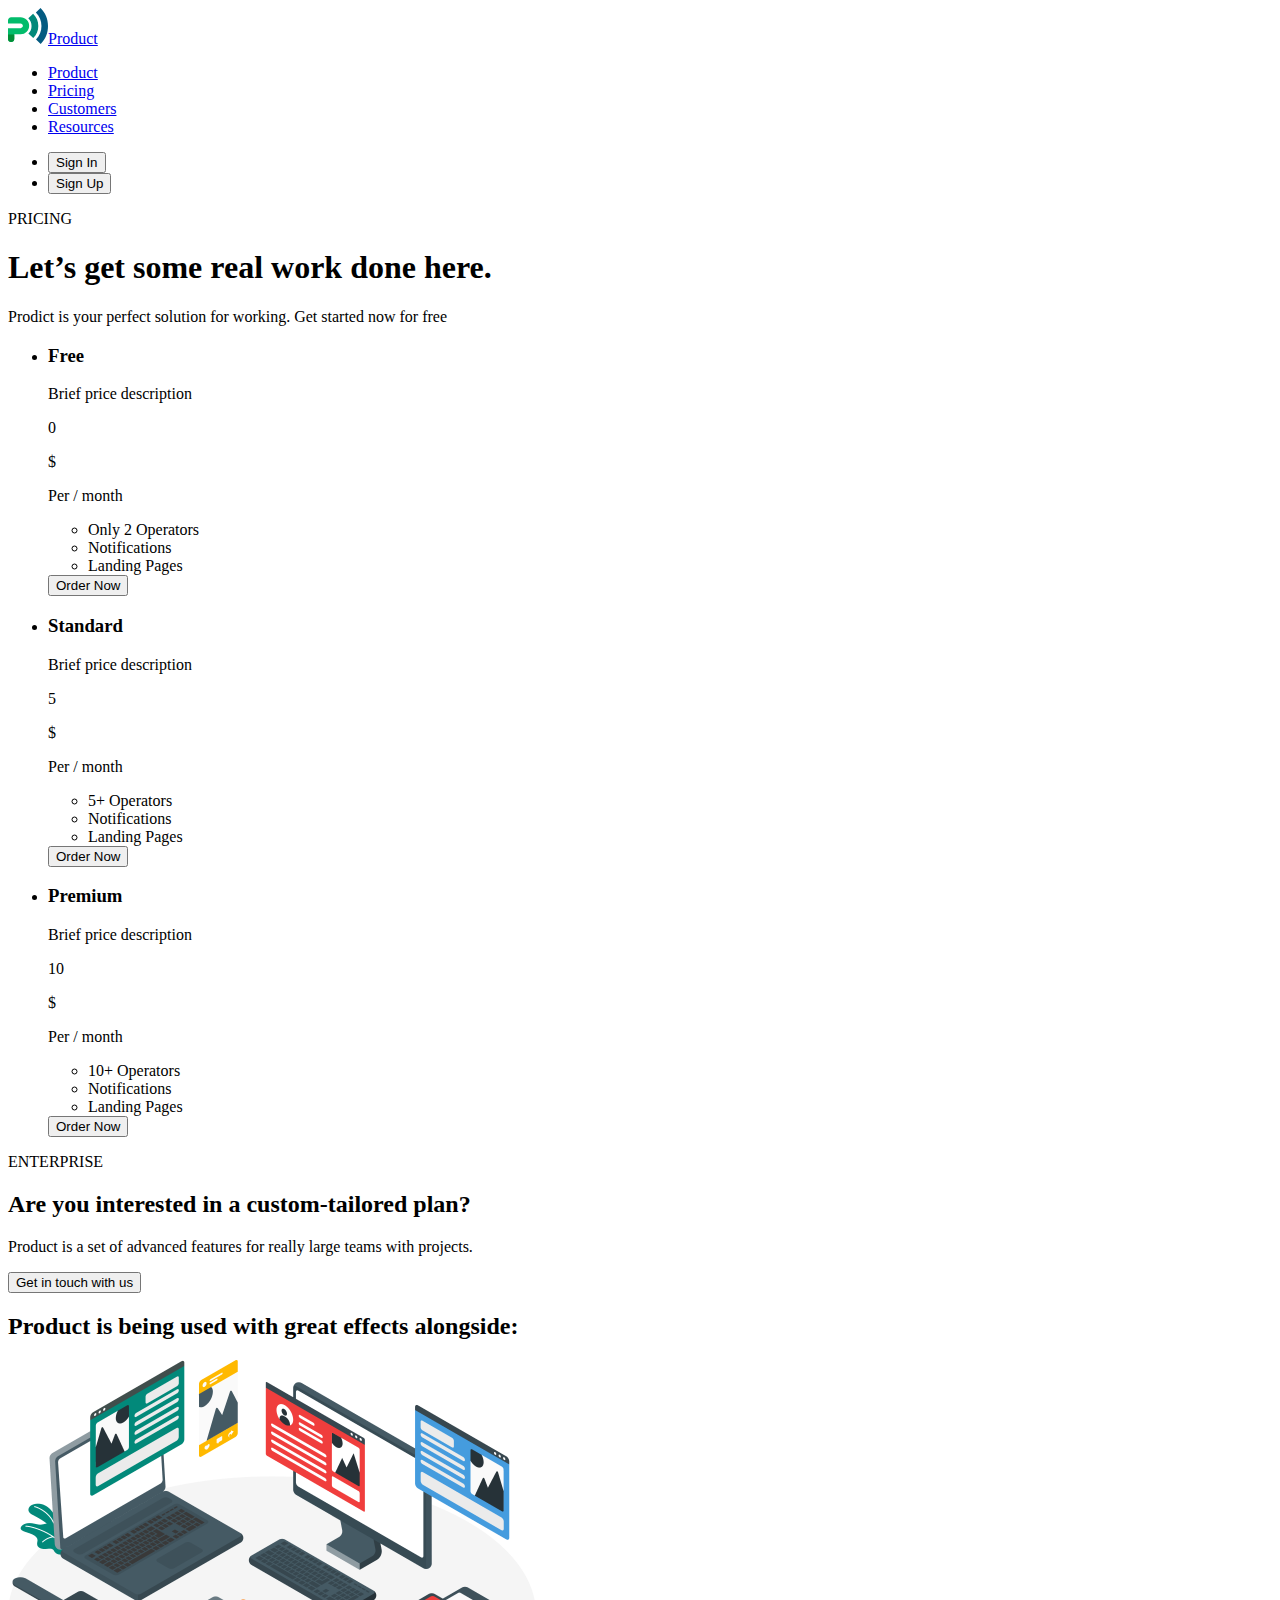
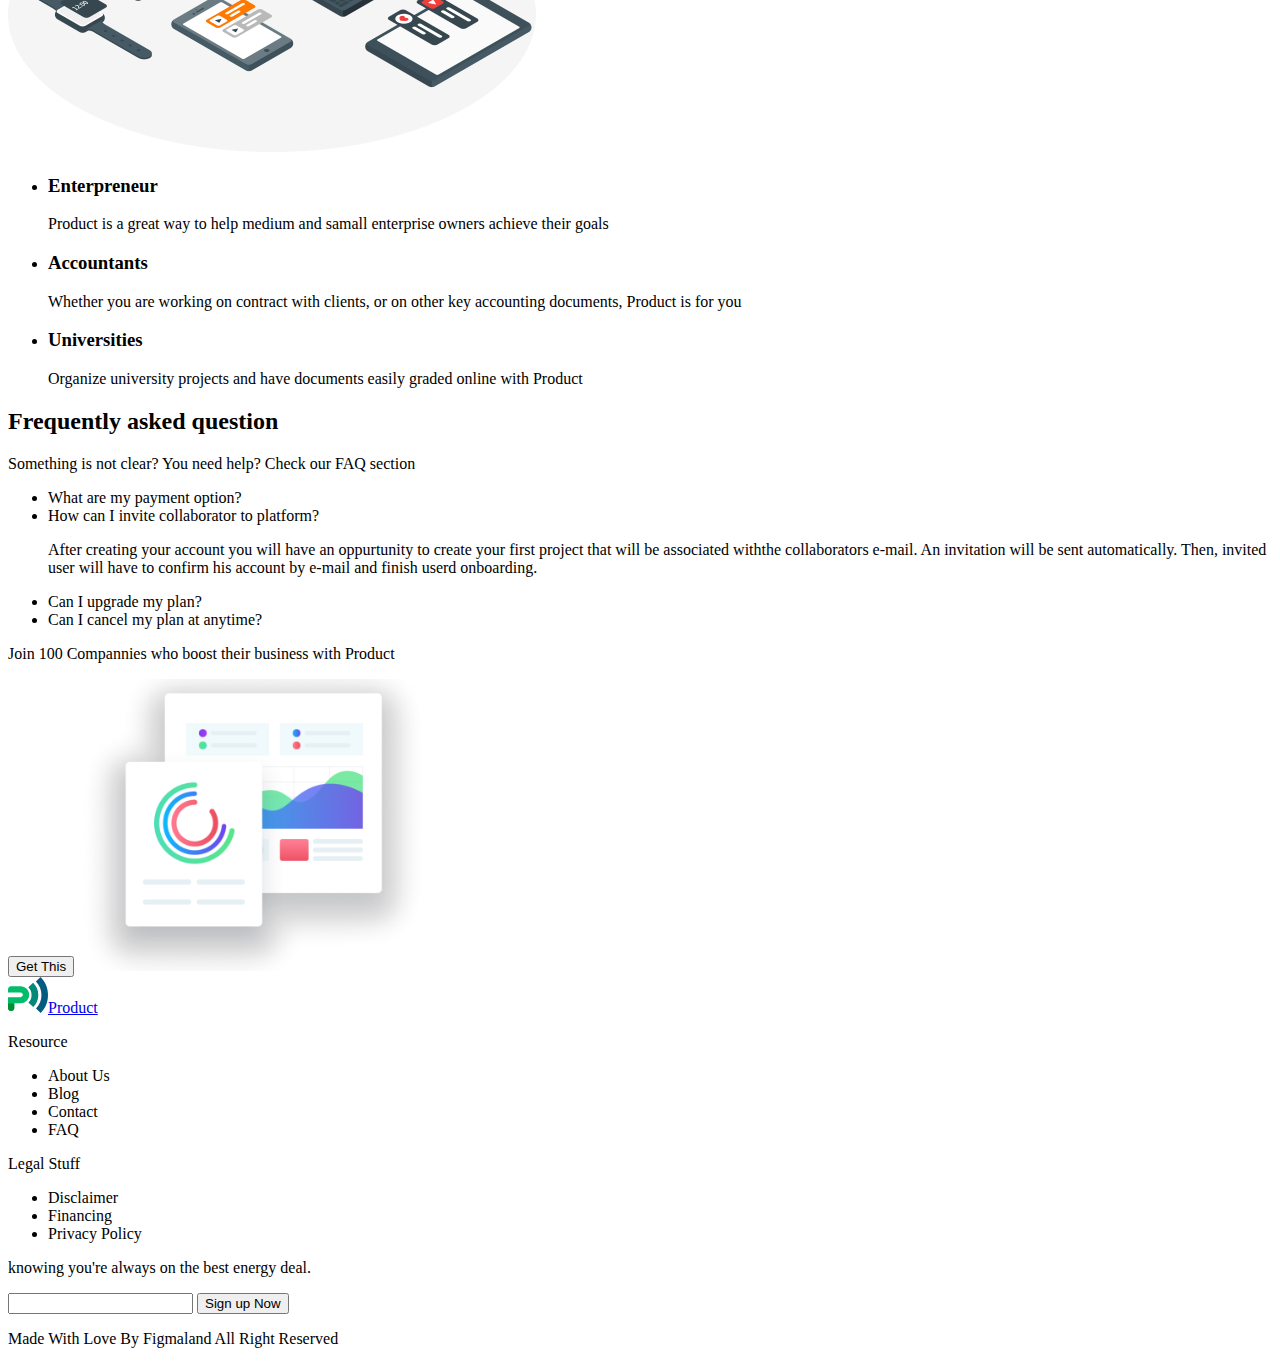
<file: pricing.html>
<!DOCTYPE html>
<html lang="en">
  <head>
    <meta charset="UTF-8" />
    <meta name="viewport" content="width=device-width, initial-scale=1.0" />
    <title>Pricing</title>
  </head>
  <body>
    <header class="header">
      <nav>
        <a href="./index.html"
          ><img src="./img/logo.svg" alt="logo" />Product</a
        >
        <ul>
          <li><a href="./index.html">Product</a></li>
          <li><a href="./pricing.html">Pricing</a></li>
          <li><a href="./customers.html">Customers</a></li>
          <li><a href="./resources.html">Resources</a></li>
        </ul>
      </nav>
      <ul>
        <li><button type="button">Sign In</button></li>
        <li><button type="button">Sign Up</button></li>
      </ul>
    </header>

    <main>
      <section class="price">
        <p>PRICING</p>
        <h1>Let’s get some real work done here.</h1>
        <p>
          Prodict is your perfect solution for working. Get started now for free
        </p>
        <ul>
          <li>
            <h3>Free</h3>
            <p>Brief price description</p>
            <p>0</p>
            <p>$</p>
            <p>Per / month</p>
            <ul>
              <li>Only 2 Operators</li>
              <li>Notifications</li>
              <li>Landing Pages</li>
            </ul>
            <button type="button">Order Now</button>
          </li>
          <li>
            <h3>Standard</h3>
            <p>Brief price description</p>
            <p>5</p>
            <p>$</p>
            <p>Per / month</p>
            <ul>
              <li>5+ Operators</li>
              <li>Notifications</li>
              <li>Landing Pages</li>
            </ul>
            <button type="button">Order Now</button>
          </li>
          <li>
            <h3>Premium</h3>
            <p>Brief price description</p>
            <p>10</p>
            <p>$</p>
            <p>Per / month</p>
            <ul>
              <li>10+ Operators</li>
              <li>Notifications</li>
              <li>Landing Pages</li>
            </ul>
            <button type="button">Order Now</button>
          </li>
        </ul>
      </section>
      <section class="enterprise">
        <p>ENTERPRISE</p>
        <h2>Are you interested in a custom-tailored plan?</h2>
        <p>
          Product is a set of advanced features for really large teams with
          projects.
        </p>
        <button type="button">Get in touch with us</button>
      </section>
      <section class="product">
        <h2>Product is being used with great effects alongside:</h2>
        <img src="./img/amico.png" alt="amico" width="528" />
        <ul>
          <li>
            <div></div>
            <h3>Enterpreneur</h3>
            <p>
              Product is a great way to help medium and samall enterprise owners
              achieve their goals
            </p>
          </li>
          <li>
            <div></div>
            <h3>Accountants</h3>
            <p>
              Whether you are working on contract with clients, or on other key
              accounting documents, Product is for you
            </p>
          </li>
          <li>
            <div></div>
            <h3>Universities</h3>
            <p>
              Organize university projects and have documents easily graded
              online with Product
            </p>
          </li>
        </ul>
      </section>
      <section>
        <h2>Frequently asked question</h2>
        <p>Something is not clear? You need help? Check our FAQ section</p>
        <ul>
          <li>What are my payment option?</li>
          <li>
            How can I invite collaborator to platform?
            <p>
              After creating your account you will have an oppurtunity to create
              your first project that will be associated withthe collaborators
              e-mail. An invitation will be sent automatically. Then, invited
              user will have to confirm his account by e-mail and finish userd
              onboarding.
            </p>
          </li>
          <li>Can I upgrade my plan?</li>
          <li>Can I cancel my plan at anytime?</li>
        </ul>
      </section>
      <section class="promo">
        <p>Join 100 Compannies who boost their business with Product</p>
        <button type="button">Get This</button>
        <img src="./img/graphics.png" alt="graphics" width="351" />
      </section>
    </main>

    <footer class="footer">
      <a href="./index.html"><img src="./img/logo.svg" alt="logo" />Product</a>
      <div></div>
      <p>Resource</p>
      <ul>
        <li>About Us</li>
        <li>Blog</li>
        <li>Contact</li>
        <li>FAQ</li>
      </ul>
      <p>Legal Stuff</p>
      <ul>
        <li>Disclaimer</li>
        <li>Financing</li>
        <li>Privacy Policy</li>
      </ul>
      <p>knowing you're always on the best energy deal.</p>
      <input type="text" />
      <button type="button">Sign up Now</button>
      <p>Made With Love By Figmaland All Right Reserved</p>
    </footer>
  </body>
</html>
</file>
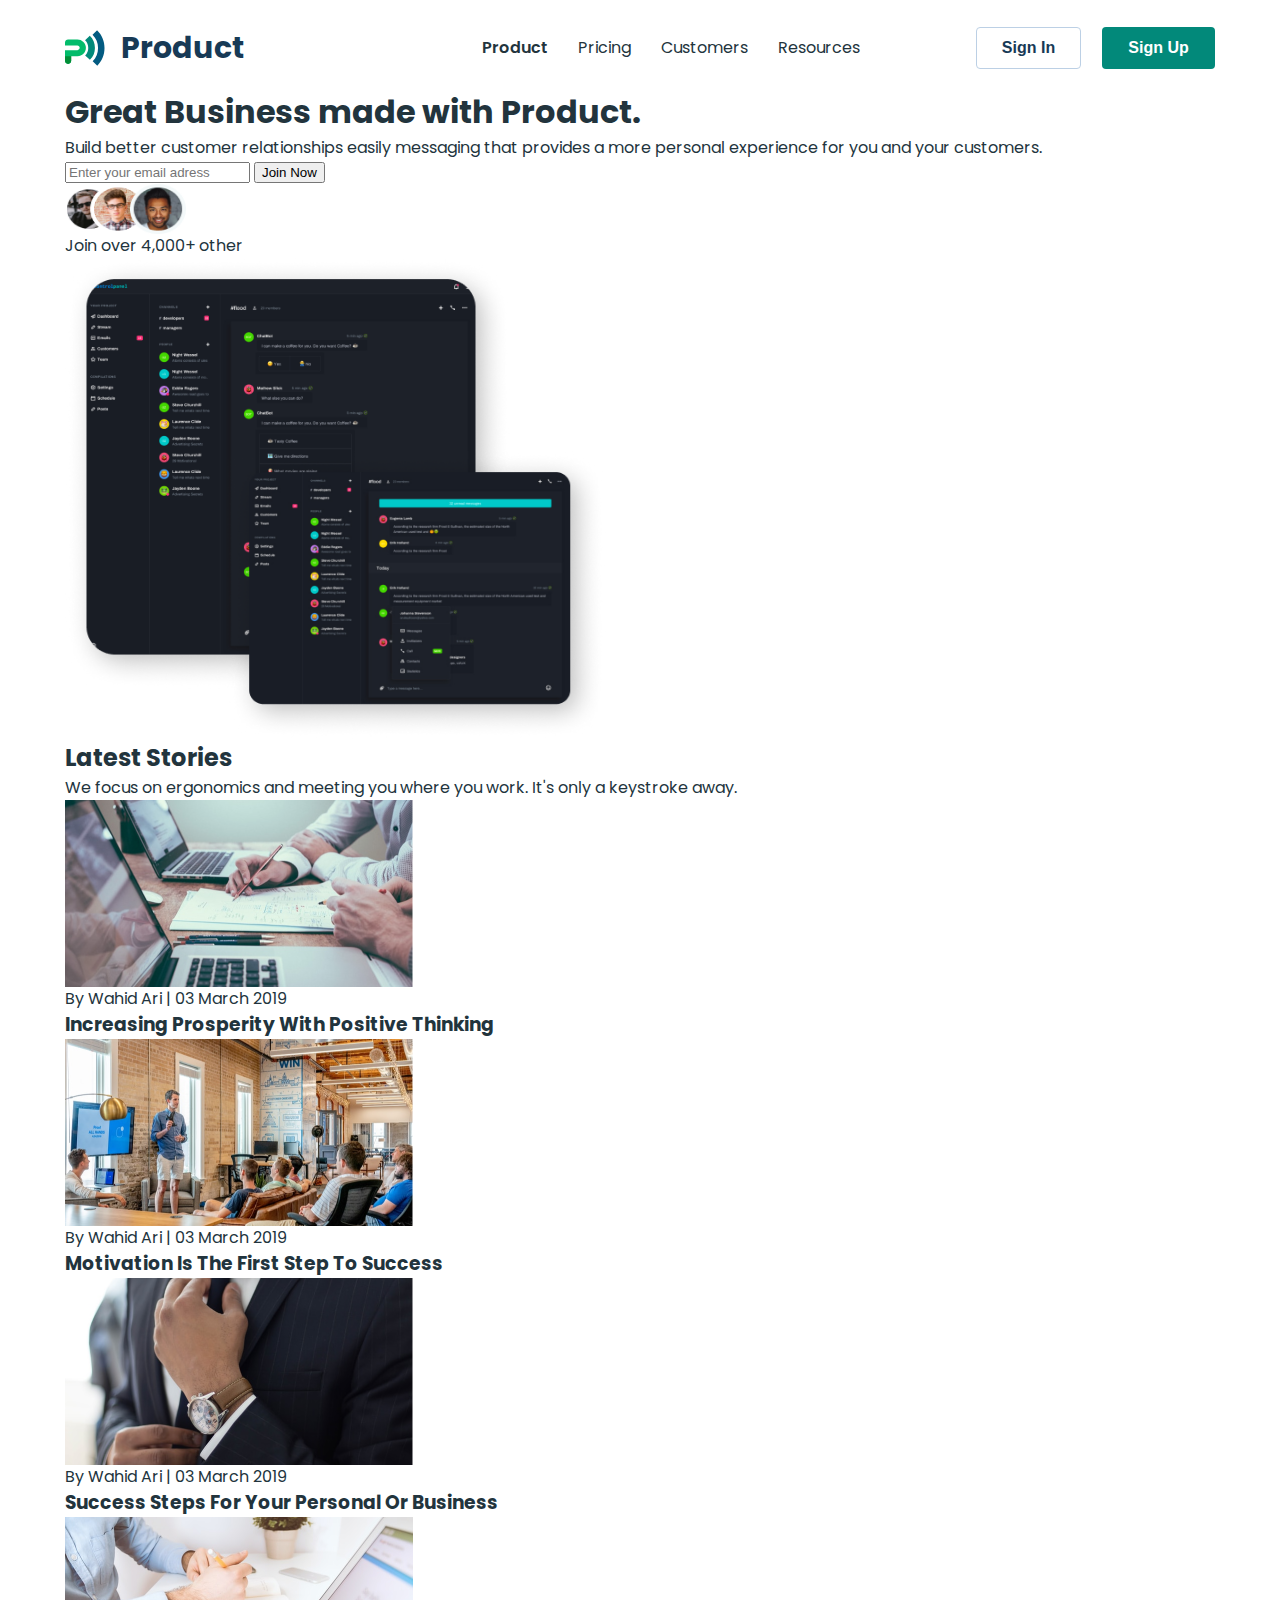
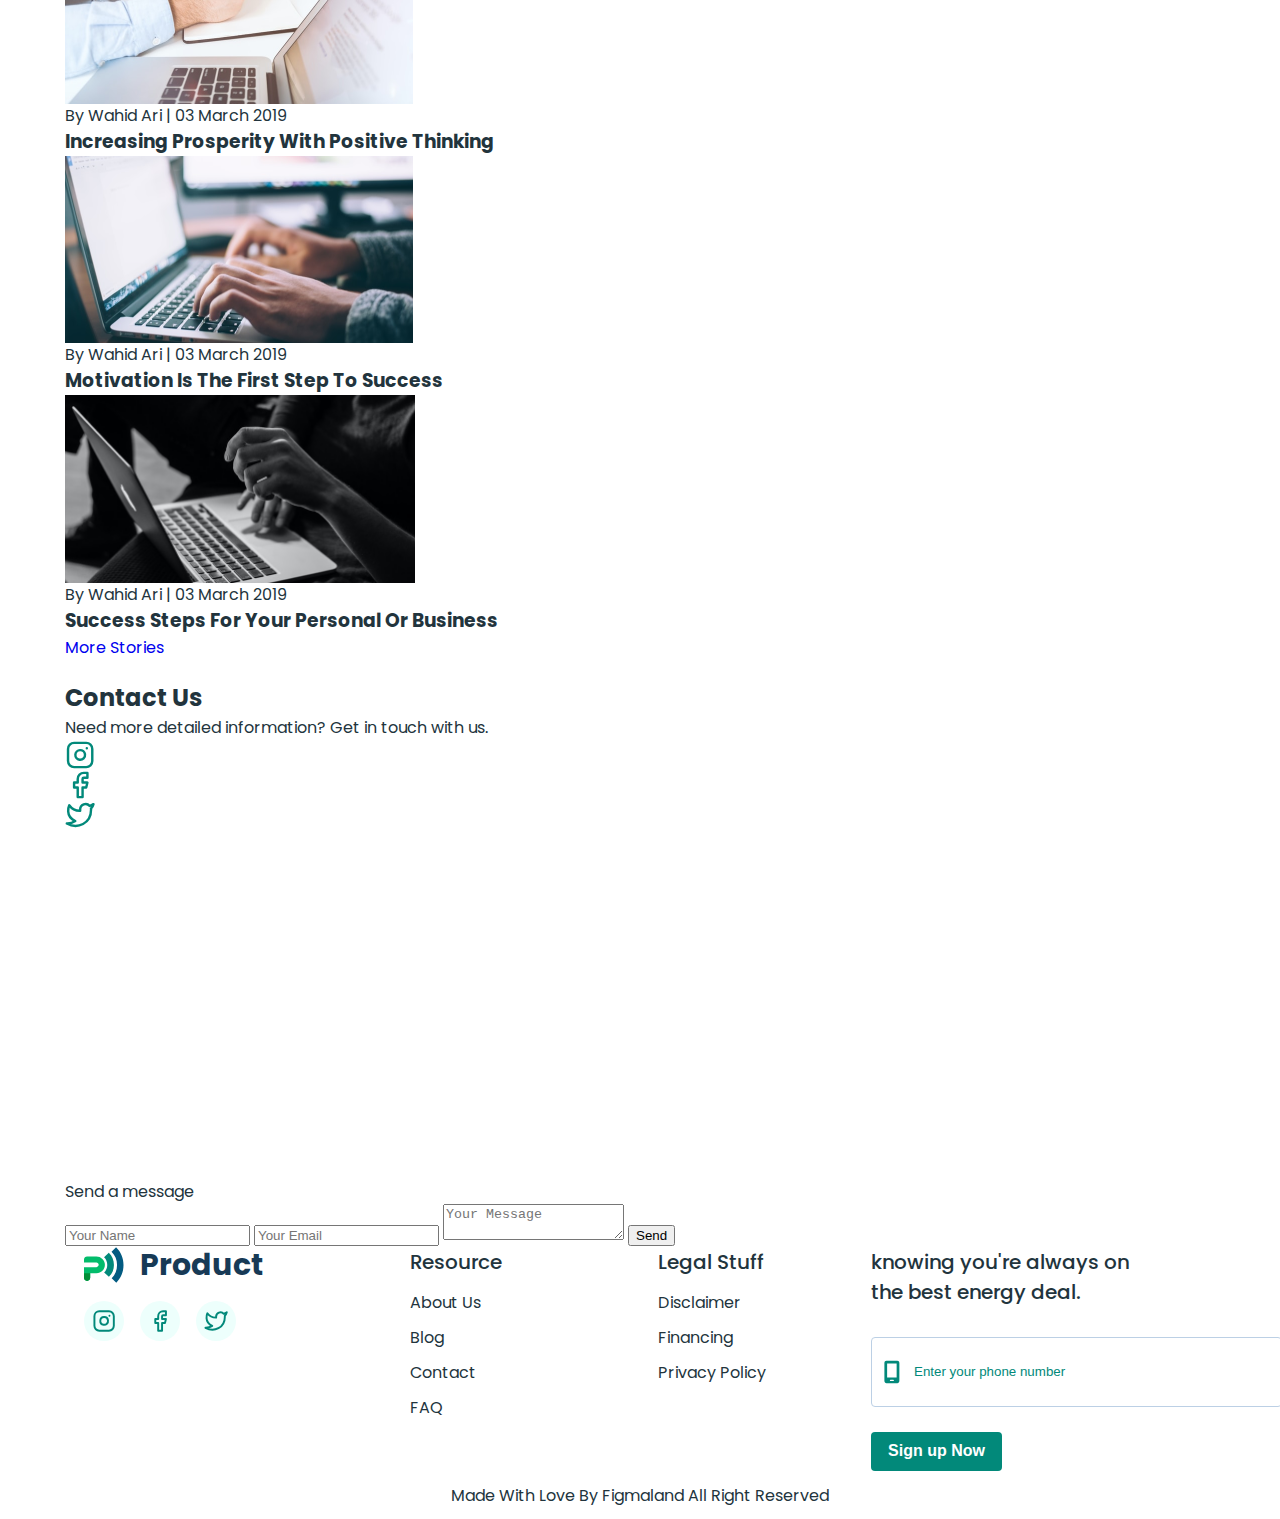
<file: resources.html>
<!DOCTYPE html>
<html lang="en">
  <head>
    <meta charset="UTF-8" />
    <meta name="viewport" content="width=device-width, initial-scale=1.0" />
    <title>Resources</title>

    <link rel="preconnect" href="https://fonts.googleapis.com" />
    <link rel="preconnect" href="https://fonts.gstatic.com" crossorigin />
    <link
      href="https://fonts.googleapis.com/css2?family=Inter:ital,opsz,wght@0,14..32,700;1,14..32,700&family=Montserrat:wght@400;500;600;700&family=Poppins:wght@400;500;600;700;800&display=swap"
      rel="stylesheet"
    />

    <link
      rel="stylesheet"
      href="https://cdnjs.cloudflare.com/ajax/libs/modern-normalize/3.0.1/modern-normalize.min.css"
      integrity="sha512-q6WgHqiHlKyOqslT/lgBgodhd03Wp4BEqKeW6nNtlOY4quzyG3VoQKFrieaCeSnuVseNKRGpGeDU3qPmabCANg=="
      crossorigin="anonymous"
      referrerpolicy="no-referrer"
    />

    <link rel="stylesheet" href="./css/styles.css" />
  </head>
  <body>
    <header class="header-resources">
      <div class="container header-container">
        <nav class="header-nav">
          <a href="./index.html" class="header-logo">
            <svg width="40" height="36">
              <use href="./img/icon.svg#icon-logo"></use>
            </svg>
            Product</a
          >
          <ul class="header-ul">
            <li class="nav-li-item">
              <a href="./index.html" class="nav-link"
                ><span class="product-text">Product</span></a
              >
            </li>
            <li class="nav-li-item">
              <a href="./pricing.html" class="nav-link">Pricing</a>
            </li>
            <li class="nav-li-item">
              <a href="./customers.html" class="nav-link">Customers</a>
            </li>
            <li class="nav-li-item">
              <a href="./resources.html" class="nav-link active">Resources</a>
            </li>
          </ul>
        </nav>
        <ul class="header-button">
          <li class="header-btn-list">
            <button type="button" class="signin-btn">Sign In</button>
          </li>
          <li class="header-btn-list">
            <button type="button" class="signup-btn">Sign Up</button>
          </li>
        </ul>
      </div>
    </header>

    <main>
      <section class="hero-resources">
        <div class="container">
          <div class="hero-resources-container">
            <div class="hero-resources-text">
              <h1 class="hero-resources-title">
                Great Business made with Product.
              </h1>
              <p class="hero-resources-subtitle">
                Build better customer relationships easily messaging that
                provides a more personal experience for you and your customers.
              </p>
              <form class="hero-resources-form">
                <input
                  class="hero-resources-input"
                  type="text"
                  placeholder="Enter your email adress"
                />
                <button class="hero-resources-btn" type="submit">
                  Join Now
                </button>
              </form>
              <div class="hero-resources-feedback">
                <img
                  src="./img/resources/feedback-people.png"
                  alt="feedback-people"
                  width="121"
                  height="50"
                />
                <p class="resources-feedback-title">
                  Join over
                  <span class="resources-feedback-quantity">4,000</span>+ other
                </p>
              </div>
            </div>
            <img
              src="./img/resources/resources-img.png"
              alt="resources-img"
              width="541"
              height="482"
            />
          </div>
        </div>
      </section>

      <section class="latest-stories" id="latest-stories">
        <div class="container latest-stories-container">
          <h2 class="latest-stories-title">Latest Stories</h2>
          <p class="latest-stories-subtitle">
            We focus on ergonomics and meeting you where you work. It's only a
            keystroke away.
          </p>
          <ul class="latest-stories-list">
            <li class="latest-stories-item">
              <img
                src="./img/resources/stories/Placeholder-1.png"
                alt="Placeholder-1"
                width="348"
              />
              <div class="latest-stories-reviewer">
                <p class="stories-reviewer">
                  By <span class="stories-reviewer-name">Wahid Ari</span> | 03
                  March 2019
                </p>
                <h3 class="stories-reviewer-title">
                  Increasing Prosperity With Positive Thinking
                </h3>
              </div>
            </li>
            <li class="latest-stories-item">
              <img
                src="./img/resources/stories/Placeholder-2.png"
                alt="Placeholder-2"
                width="348"
              />
              <div class="latest-stories-reviewer">
                <p class="stories-reviewer">
                  By <span class="stories-reviewer-name">Wahid Ari</span> | 03
                  March 2019
                </p>
                <h3 class="stories-reviewer-title">
                  Motivation Is The First Step To Success
                </h3>
              </div>
            </li>
            <li class="latest-stories-item">
              <img
                src="./img/resources/stories/Placeholder-3.png"
                alt="Placeholder-3"
                width="348"
              />
              <div class="latest-stories-reviewer">
                <p class="stories-reviewer">
                  By <span class="stories-reviewer-name">Wahid Ari</span> | 03
                  March 2019
                </p>
                <h3 class="stories-reviewer-title">
                  Success Steps For Your Personal Or Business
                </h3>
              </div>
            </li>
            <li class="latest-stories-item">
              <img
                src="img/resources/stories/Placeholder-4.png"
                alt="Placeholder-4"
                width="348"
              />
              <div class="latest-stories-reviewer">
                <p class="stories-reviewer">
                  By <span class="stories-reviewer-name">Wahid Ari</span> | 03
                  March 2019
                </p>
                <h3 class="stories-reviewer-title">
                  Increasing Prosperity With Positive Thinking
                </h3>
              </div>
            </li>
            <li class="latest-stories-item">
              <img
                src="img/resources/stories/Placeholder-5.png"
                alt="Placeholder-5"
                width="348"
              />
              <div class="latest-stories-reviewer">
                <p class="stories-reviewer">
                  By <span class="stories-reviewer-name">Wahid Ari</span> | 03
                  March 2019
                </p>
                <h3 class="stories-reviewer-title">
                  Motivation Is The First Step To Success
                </h3>
              </div>
            </li>
            <li class="latest-stories-item">
              <img
                src="img/resources/stories/Placeholder-6.png"
                alt="Placeholder-6"
                width="350"
              />
              <div class="latest-stories-reviewer">
                <p class="stories-reviewer">
                  By <span class="stories-reviewer-name">Wahid Ari</span> | 03
                  March 2019
                </p>
                <h3 class="stories-reviewer-title">
                  Success Steps For Your Personal Or Business
                </h3>
              </div>
            </li>
          </ul>
          <a href="#latest-stories" class="more-stories-link"
            >More Stories
            <svg width="20" height="20" class="stories-icon">
              <use href="./img/icon.svg#icon-circle-right"></use>
            </svg>
          </a>
        </div>
      </section>

      <section class="contacts">
        <div class="container contacts-container">
          <h2 class="contacts-title">Contact Us</h2>
          <p class="contacts-subtitle">
            Need more detailed information? Get in touch with us.
          </p>
          <ul class="contacts-social-list">
            <li class="contacts-social-item">
              <a href="" class="contacts-social-link">
                <svg width="30" height="30">
                  <use href="./img/icon.svg#icon-instagram"></use>
                </svg>
              </a>
            </li>
            <li class="contacts-social-item">
              <a href="" class="contacts-social-link">
                <svg width="30" height="30">
                  <use href="./img/icon.svg#icon-facebook"></use>
                </svg>
              </a>
            </li>
            <li class="contacts-social-item">
              <a href="" class="contacts-social-link">
                <svg width="30" height="30">
                  <use href="./img/icon.svg#icon-twitter"></use>
                </svg>
              </a>
            </li>
          </ul>
          <iframe
            class="contacts-map"
            src="https://www.google.com/maps/embed?pb=!1m10!1m8!1m3!1d3153.582603879001!2d-122.42327028702684!3d37.77638411911581!3m2!1i1024!2i768!4f13.1!5e0!3m2!1suk!2sua!4v1757061337677!5m2!1suk!2sua"
            width="871"
            height="343"
            style="border: 0"
            allowfullscreen=""
            loading="lazy"
            referrerpolicy="no-referrer-when-downgrade"
          ></iframe>
          <form class="contacts-form">
            <p class="contacts-form-title">Send a message</p>
            <input
              class="contacts-form-input"
              type="text"
              placeholder="Your Name"
              name="user-name"
            />
            <input
              class="contacts-form-input"
              type="email"
              placeholder="Your Email"
              name="user-email"
            />
            <textarea
              class="contacts-form-textarea"
              name=""
              id=""
              placeholder="Your Message"
              name="user-message"
            ></textarea>
            <button class="contacts-form-btn" type="submit">Send</button>
          </form>
        </div>
      </section>
    </main>

    <footer class="footer">
      <div class="container footer-container">
        <div class="footer-left">
          <a href="./index.html" class="footer-logo">
            <svg width="40" height="36">
              <use href="./img/icon.svg#icon-logo"></use>
            </svg>
            Product</a
          >
          <ul class="footer-social-list">
            <li class="footer-social-item">
              <a href="" class="footer-social-link">
                <svg width="24" height="24">
                  <use href="./img/icon.svg#icon-instagram"></use>
                </svg>
              </a>
            </li>
            <li class="footer-social-item">
              <a href="" class="footer-social-link">
                <svg width="24" height="24">
                  <use href="./img/icon.svg#icon-facebook"></use>
                </svg>
              </a>
            </li>
            <li class="footer-social-item">
              <a href="" class="footer-social-link">
                <svg width="24" height="24">
                  <use href="./img/icon.svg#icon-twitter"></use>
                </svg>
              </a>
            </li>
          </ul>
        </div>
        <nav class="footer-nav">
          <div class="footer-nav-left">
            <p class="footer-nav-title">Resource</p>
            <ul class="footer-nav-list">
              <li class="footer-nav-item">
                <a href="" class="footer-nav-link">About Us</a>
              </li>
              <li class="footer-nav-item">
                <a href="" class="footer-nav-link">Blog</a>
              </li>
              <li class="footer-nav-item">
                <a href="" class="footer-nav-link">Contact</a>
              </li>
              <li class="footer-nav-item">
                <a href="" class="footer-nav-link">FAQ</a>
              </li>
            </ul>
          </div>

          <div class="footer-nav-right">
            <p class="footer-nav-title">Legal Stuff</p>
            <ul class="footer-nav-list">
              <li class="footer-nav-item">
                <a href="" class="footer-nav-link">Disclaimer</a>
              </li>
              <li class="footer-nav-item">
                <a href="" class="footer-nav-link">Financing</a>
              </li>
              <li class="footer-nav-item">
                <a href="" class="footer-nav-link">Privacy Policy</a>
              </li>
            </ul>
          </div>
        </nav>
        <div class="footer-right">
          <p class="footer-right-title">
            knowing you're always on the best energy deal.
          </p>
          <form class="footer-form">
            <label class="footer-label">
              <svg width="18" height="28" class="footer-label-icon">
                <use href="./img/icon.svg#icon-mobile-screen"></use>
              </svg>
              <input
                class="footer-input"
                type="text"
                placeholder="Enter your phone number"
              />
            </label>
            <button type="button" class="footer-btn">Sign up Now</button>
          </form>
        </div>
        <p class="footer-made">
          Made With Love By Figmaland All Right Reserved
        </p>
      </div>
    </footer>
  </body>
</html>
</file>
<file: css/new.css>
body {
  font-family: 'Poppins', sans-serif;
  background: #fff;
  line-height: 1.5;
  font-size: 16px;
  color: #22343d;
}

h1,
h2,
h3,
h4,
h5,
h6,
p {
  margin: 0;
}

a {
  text-decoration: none;
}

ul,
ol {
  list-style-type: none;
  margin: 0;
  padding: 0;
}

img {
  display: block;
  max-width: 100%;
}

svg {
  display: block;
}

.visually-hidden {
  position: absolute;
  width: 1px;
  height: 1px;
  margin: -1px;
  border: 0;
  padding: 0;

  white-space: nowrap;
  clip-path: inset(100%);
  clip: rect(0 0 0 0);
  overflow: hidden;
}

.container {
  max-width: 320px;
  margin: 0 auto;
  padding: 0 20px;
}

@media screen and (min-width: 768px) {
  .container {
    max-width: 768px;
  }
}

@media screen and (min-width: 1150px) {
  .container {
    max-width: 1150px;
  }
}

/* HEADER */

.header {
  margin-bottom: 29px;
  box-shadow: 0 -2px 8px 0 rgba(0, 0, 0, 0.25);
}

@media screen and (min-width: 768px) {
  .header {
    margin-bottom: 25px;
    box-shadow: none;
  }
}

.header-container,
.header-nav {
  display: flex;
  justify-content: space-between;
  align-items: center;
}

.header-logo {
  display: flex;
  align-items: center;
  gap: 10px;
  font-weight: 700;
  font-size: 24px;
  line-height: 0.93;
  color: #173a56;
  padding: 22px 0;
}

@media screen and (min-width: 768px) {
  .header-logo {
    margin-right: 60px;
  }
}

@media screen and (min-width: 1150px) {
  .header-logo {
    gap: 16px;
    font-size: 30px;
    margin-right: 237px;
  }

  .header-logo > svg {
    width: 40px;
  }
}

.header-ul {
  display: none;
}

@media screen and (min-width: 768px) {
  .header-ul {
    display: flex;
    align-items: center;
    gap: 30px;
  }
}

.nav-li-item {
}

.nav-link {
  color: #22343d;
  font-weight: 400;
  font-size: 16px;
  line-height: 1.75;
  padding: 26px 0;
  transition-property: color, font-weight;
  transition-duration: 250ms;
  transition-timing-function: ease-in-out;
  position: relative;
}

.nav-link::after {
  content: '';
  position: absolute;
  left: 0;
  bottom: 20px;
  height: 2px;
  width: 100%;
  background-color: #02897a;
  transform: scaleX(0);
  transform-origin: left;
  transition: transform 350ms ease-in-out;
}
.nav-link::before {
  content: '';
  position: absolute;
  left: 0;
  bottom: 50px;
  height: 2px;
  width: 100%;
  background-color: #02897a;
  transform: scaleX(0);
  transform-origin: right;
  transition: transform 350ms ease-in-out;
}

.nav-link:not(.active):hover::after,
.nav-link:not(.active):hover::before {
  transform: scaleX(1);
}

.nav-link.active {
  font-weight: 600;
}

.nav-link.active:hover {
  color: inherit;
}

.nav-link.active:hover::after {
  transform: scaleX(1);
}

.nav-link:hover,
.nav-link:focus {
  color: #02897a;
}

.header-button {
  display: none;
}

@media screen and (min-width: 768px) {
  .header-button {
    display: flex;
    flex-direction: column;
    align-items: center;
    gap: 21px;
  }
}

@media screen and (min-width: 1150px) {
  .header-button {
    flex-direction: row;
  }
}

@media screen and (min-width: 1150px) {
  .header-btn-list {
    padding: 19px 0;
  }
}

.sign-in-btn,
.sign-up-btn {
  font-weight: 600;
  font-size: 14px;
  min-width: 70px;
  height: 29px;
  border-radius: 4px;
  cursor: pointer;
  transition-property: background-color;
  transition-duration: 250ms;
  transition-timing-function: ease-in-out;
}

.sign-in-btn {
  background-color: #fff;
  color: #173a56;
  border: 1px solid #bcd0e5;
}

.sign-up-btn {
  color: #fff;
  background-color: #02897a;
  border: none;
}

@media screen and (min-width: 1150px) {
  .sign-in-btn {
    font-size: 16px;
    min-width: 105px;
    height: 42px;
  }

  .sign-up-btn {
    font-size: 16px;
    min-width: 113px;
    height: 42px;
  }
}

.sign-in-btn:hover,
.sign-in-btn:focus,
.promo-button:hover,
.promo-button:focus {
  background-color: #dfe0e2;
}

.sign-up-btn:hover,
.sign-up-btn:focus,
.hero-btn-1:hover,
.hero-btn-1:focus,
.feature-btn:hover,
.feature-btn:focus,
.staff-btn:hover,
.staff-btn:focus,
.price-btn-container:hover,
.price-btn-container:focus,
.footer-btn:hover,
.footer-btn:focus {
  background-color: #03a38c;
}

.sign-up-btn:active,
.hero-btn-1:active,
.feature-btn:active,
.staff-btn:active,
.price-btn-container:active,
.footer-btn:active {
  background-color: #027367;
}

.burger-menu-btn {
  background-color: transparent;
  border: none;
  padding: 22px 0;
}

@media screen and (min-width: 768px) {
  .burger-menu-btn {
    display: none;
  }
}

/* HERO SECTION */

.hero {
  margin-bottom: 100px;
}

.hero-container {
  display: flex;
  flex-direction: column;
  align-items: center;
  gap: 11px;
}

@media screen and (min-width: 768px) {
  .hero-container {
    gap: 35px;
    flex-direction: row-reverse;
  }
}

.hero-container > svg {
  width: 100%;
  height: 100%;
}

@media screen and (min-width: 1150px) {
  .hero-container > svg {
    width: 610px;
    height: 555px;
  }
}

@media screen and (max-width: 768px) {
  .hero-text-group {
    max-width: 323px;
  }
}

.hero-title {
  font-weight: 700;
  font-size: 30px;
  line-height: 1.67;
  margin-bottom: 16px;
  text-align: center;
}

@media screen and (min-width: 768px) {
  .hero-title {
    text-align: start;
  }
}

@media screen and (min-width: 1150px) {
  .hero-title {
    font-size: 40px;
    line-height: 1.5;
    margin-bottom: 18px;
  }
}

.hero-text {
  font-size: 18px;
  line-height: 1.56;
  text-align: center;
  margin-bottom: 15px;
}

@media screen and (min-width: 768px) {
  .hero-text {
    font-size: 13px;
    text-align: start;
  }
}

@media screen and (min-width: 1150px) {
  .hero-text {
    font-size: 18px;
    width: 465px;
    height: 95px;
    margin-bottom: 45px;
  }
}

.hero-button {
  display: flex;
  align-items: center;
  justify-content: center;
  gap: 22px;
}

@media screen and (min-width: 768px) {
  .hero-button {
    justify-content: flex-start;
    gap: 30px;
  }
}

@media screen and (min-width: 1150px) {
  .hero-button {
    max-width: 372px;
  }
}

.hero-btn-1 {
  font-weight: 700;
  font-size: 14px;
  color: #fff;
  background-color: #02897a;
  border-radius: 4px;
  min-width: 105px;
  height: 45px;
  border: none;
  cursor: pointer;
  transition-property: background-color, color;
  transition-duration: 250ms;
  transition-timing-function: ease-in-out;
}

@media screen and (min-width: 768px) {
  .hero-btn-1 {
    min-width: 146px;
    height: 53px;
  }
}

@media screen and (min-width: 1150px) {
  .hero-btn-1 {
    font-size: 16px;
    min-width: 178px;
  }
}

.hero-btn-text {
  position: relative;
}

.hero-btn-text::after {
  content: '';
  position: absolute;
  left: 0;
  bottom: 0;
  height: 2px;
  width: 100%;
  background-color: #fff;
  transform: scaleX(0);
  transition: transform 350ms ease-in-out;
}

.hero-btn-1:hover .hero-btn-text::after {
  transform: scaleX(1);
}

.hero-btn-2 {
  display: flex;
  align-items: center;
  gap: 9px;
}

@media screen and (min-width: 768px) {
  .hero-btn-2 > svg {
    width: 20px;
  }
}

.btn-2-text {
  position: relative;
  font-weight: 600;
  font-size: 14px;
  text-decoration-skip-ink: none;
  color: #02897a;
  transition-property: color, background-color;
  transition-duration: 250ms;
  transition-timing-function: ease-in-out;
}

@media screen and (min-width: 1150px) {
  .btn-2-text {
    font-size: 16px;
  }
}

.btn-2-text::after {
  content: '';
  position: absolute;
  left: 0;
  bottom: 0;
  height: 2px;
  width: 100%;
  background-color: #03a38c;
  transform: scaleX(0);
  transition: transform 350ms ease-in-out;
}

.hero-btn-2:hover .btn-2-text::after {
  transform: scaleX(1);
}

.btn-2-text:hover,
.btn-2-text:focus {
  color: #03a38c;
}

.hero-img {
  filter: drop-shadow(0 4px 4px rgba(0, 0, 0, 0.25));
}
</file>
<file: css/styles.css>
body {
  font-family: 'Poppins', sans-serif;
  background: #fff;
  line-height: 1.5;
  font-size: 16px;
  color: #22343d;
}

h1,
h2,
h3,
h4,
h5,
h6,
p {
  margin: 0;
}

a {
  text-decoration: none;
}

ul,
ol {
  list-style-type: none;
  margin: 0;
  padding: 0;
}

.container {
  max-width: 1150px;
  margin: 0 auto;
  padding: 0 20px;
}

img {
  display: block;
  max-width: 100%;
}

svg {
  display: block;
}

.visually-hidden {
  position: absolute;
  width: 1px;
  height: 1px;
  margin: -1px;
  border: 0;
  padding: 0;

  white-space: nowrap;
  clip-path: inset(100%);
  clip: rect(0 0 0 0);
  overflow: hidden;
}

/* header */

.header {
  margin-bottom: 25px;
}

.header-container,
.header-nav {
  display: flex;
  align-items: center;
}

.header-logo {
  display: flex;
  align-items: center;
  font-weight: 700;
  font-size: 30px;
  line-height: 0.93;
  color: #173a56;
  padding: 22px 0;
  margin-right: 237px;
  gap: 16px;
}

.header-logo img {
  vertical-align: text-bottom;
  margin-right: 16px;
}

.header-ul {
  display: flex;
  align-items: center;
  gap: 30px;
}

.product-text {
  font-weight: 600;
}

.nav-link {
  color: #22343d;
  font-weight: 400;
  font-size: 16px;
  line-height: 1.75;
  padding: 26px 0;
  transition-property: color;
  transition-duration: 250ms;
  transition-timing-function: ease-in-out;
}

.nav-link:hover,
.nav-link:focus {
  color: #02897a;
}

.header-button {
  display: flex;
  align-items: center;
  gap: 21px;
  margin-left: auto;
}

.header-btn-list {
  padding: 19px 0;
}

.signin-btn {
  background-color: #fff;
  font-weight: 600;
  font-size: 16px;
  color: #173a56;
  border: 1px solid #bcd0e5;
  border-radius: 4px;
  width: 105px;
  height: 42px;
  cursor: pointer;
  transition-property: background-color;
  transition-duration: 250ms;
  transition-timing-function: ease-in-out;
}

.signup-btn {
  font-weight: 600;
  font-size: 16px;
  color: #fff;
  border-radius: 4px;
  width: 113px;
  height: 42px;
  background-color: #02897a;
  border: none;
  cursor: pointer;
  transition-property: background-color;
  transition-duration: 250ms;
  transition-timing-function: ease-in-out;
}

.signin-btn:hover,
.signin-btn:focus,
.promo-button:hover,
.promo-button:focus {
  background-color: #dfe0e2;
}

.signup-btn:hover,
.signup-btn:focus,
.hero-btn-1:hover,
.hero-btn-1:focus,
.feature-btn:hover,
.feature-btn:focus,
.staff-btn:hover,
.staff-btn:focus,
.price-btn-container:hover,
.price-btn-container:focus,
.footer-btn:hover,
.footer-btn:focus {
  background-color: #1bb6a4;
}

/* HERO */

.hero {
  margin-bottom: 100px;
}

.hero-title {
  font-weight: 700;
  font-size: 40px;
  line-height: 1.5;
  margin-bottom: 18px;
}

.hero-text {
  font-weight: 400;
  font-size: 18px;
  line-height: 1.55556;
  width: 465px;
  height: 95px;
  margin-bottom: 45px;
}

.hero-container {
  display: flex;
  gap: 35px;
  align-items: center;
}

.hero-button {
  display: flex;
  align-items: center;
  gap: 30px;
  width: 372px;
}

.hero-btn-1 {
  font-weight: 700;
  font-size: 16px;
  color: #fff;
  background-color: #02897a;
  border-radius: 4px;
  min-width: 178px;
  height: 53px;
  border: none;
  cursor: pointer;
  transition-property: background-color;
  transition-duration: 250ms;
  transition-timing-function: ease-in-out;
}

.hero-btn-2 {
  display: flex;
  align-items: center;
  gap: 9px;
}

.btn-2-text {
  font-weight: 600;
  font-size: 16px;
  text-decoration: underline;
  text-decoration-skip-ink: none;
  color: #02897a;
  transition-property: color;
  transition-duration: 250ms;
  transition-timing-function: ease-in-out;
}

.btn-2-text:hover,
.btn-2-text:focus {
  color: #1bb6a4;
}

/* FEATURE */

.feature {
  margin-bottom: 100px;
}

.feature-container {
  display: flex;
  flex-wrap: wrap;
  justify-content: center;
}

.feature-tittle {
  font-weight: 700;
  font-size: 32px;
  text-align: center;
  line-height: 1.5;
  margin-bottom: 50px;
}

.feature-list {
  display: flex;
  margin-bottom: 50px;
  gap: 30px;
}

.feature-list-item {
  width: calc((100% - 90px) / 4);
}

.feature-card-title {
  font-weight: 600;
  font-size: 22px;
  margin-bottom: 13px;
}

.feature-card-text {
  font-weight: 400;
  font-size: 16px;
  line-height: 1.625;
}

.feature-icon {
  margin-bottom: 18px;
}

.feature-btn {
  font-weight: 700;
  font-size: 16px;
  color: #fff;
  border-radius: 4px;
  width: 175px;
  height: 53px;
  background-color: #02897a;
  border: none;
  cursor: pointer;
  transition-property: background-color;
  transition-duration: 250ms;
  transition-timing-function: ease-in-out;
}

/* BUSIneSS */

.business-mgm {
  margin-bottom: 100px;
}
.business-p {
  font-weight: 600;
  font-size: 16px;
  margin-bottom: 8px;
}

.business-title {
  font-weight: 700;
  font-size: 32px;
  margin-bottom: 25px;
}

.business-container {
  display: flex;
  align-items: center;
  gap: 84px;
}

.business-text-group {
}

.business-sub-p {
  font-weight: 400;
  font-size: 16px;
  line-height: 1.625;
  width: 486px;
  margin-bottom: 30px;
}

.businnes-li-title {
  font-weight: 600;
  font-size: 16px;
  line-height: 1.625;
  margin-bottom: 12px;
}

.business-list li:first-child {
  margin-bottom: 25px;
}

.businnes-li-item {
  font-weight: 400;
  font-size: 16px;
  line-height: 1.625;
  width: 486px;
}

/* SUPPORT */

.support {
  margin-bottom: 100px;
}

.support-container {
  display: flex;
  align-items: center;
  gap: 84px;
}

.support-text-group {
  width: 450px;
}

.support-article {
  font-weight: 600;
  font-size: 16px;
  margin-bottom: 14px;
}

.support-title {
  font-weight: 700;
  font-size: 32px;
  margin-bottom: 25px;
}

.support-subtitle {
  font-weight: 400;
  font-size: 16px;
  line-height: 1.625;
  margin-bottom: 30px;
}

.support-li-subtitle {
  font-weight: 400;
  font-size: 16px;
  line-height: 1.625;
  width: 386px;
}

.support-list-item {
  display: flex;
  align-items: center;
  gap: 30px;
}

.support-list-item:nth-child(1),
.support-list-item:nth-child(2) {
  margin-bottom: 25px;
}

/* COLOBORATIVE */

.collaborative {
  margin-bottom: 150px;
}

.collaborative-container {
  display: flex;
  gap: 84px;
  align-items: center;
}

.coloborative-article {
  font-weight: 600;
  font-size: 16px;
  margin-bottom: 13px;
}

.collaborative-text-group {
}

.collaborative-title {
  font-weight: 700;
  font-size: 32px;
  margin-bottom: 25px;
}

.collaborative-subtitle {
  font-weight: 400;
  font-size: 16px;
  line-height: 1.625;
  width: 486px;
  margin-bottom: 30px;
}

.collab-li-title {
  font-weight: 600;
  font-size: 16px;
  line-height: 1.625;
  width: 486px;
  padding-bottom: 12px;
}

.collab-li-subtitle {
  font-weight: 400;
  font-size: 16px;
  line-height: 1.625;
  width: 486px;
}

.collaborative-list-item:first-child {
  margin-bottom: 25px;
}

/* STAFF */

.staff {
  margin-bottom: 100px;
}

.staff-container {
  display: flex;
  flex-direction: column;
  align-items: center;
  width: 916px;
  margin: 0 auto;
}

.staff-title {
  font-weight: 700;
  font-size: 32px;
  margin-bottom: 25px;
}

.staff-subtitle {
  font-weight: 500;
  font-size: 16px;
  line-height: 1.63;
  text-align: center;
  width: 542px;
  margin-bottom: 40px;
}

.staff-list {
  display: flex;
  flex-wrap: wrap;
  row-gap: 25px;
  column-gap: 90px;
  margin-bottom: 50px;
  max-width: 908px;
}

.staff-list-item {
  display: flex;
  align-items: center;
  gap: 20px;
  max-width: 408px;
  width: calc((100% - 90px) / 2);
}

.staff-list-item:nth-child(2),
.staff-list-item:nth-child(3) {
  flex-direction: row-reverse;
}

.staff-list-item > img {
  border-radius: 100%;
}

.staff-commentary-container {
  box-shadow: 2px 2px 10px 0 rgba(23, 58, 86, 0.15);
  width: 281px;
  height: 50px;
  display: flex;
  justify-content: center;
  align-items: center;
}

.staff-commentary {
  font-weight: 500;
  text-align: center;
  color: #2f281e;
  border-radius: 50px;
}

.staff-btn {
  border-radius: 4px;
  width: 216px;
  height: 53px;
  background-color: #02897a;
  font-weight: 700;
  font-size: 16px;
  color: #fff;
  border: none;
  cursor: pointer;
  transition-property: background-color;
  transition-duration: 250ms;
  transition-timing-function: ease-in-out;
}

/* NEWS */

.news {
  margin-bottom: 171px;
}

.news-title {
  font-weight: 700;
  font-size: 34px;
  margin-bottom: 25px;
}

.news-subtitle {
  font-weight: 500;
  font-size: 16px;
  line-height: 1.625;
  width: 465px;
  margin-bottom: 40px;
}

.news-list {
  display: flex;
  gap: 30px;
}

.news-list-item {
  border: 1px solid #dedede;
  border-radius: 8px;
  width: calc((100% - 60px) / 3);
}

.news-list-item img {
  border-radius: 8px 8px 0 0;
}

.news-item-subtitle {
  font-weight: 400;
  font-size: 16px;
  line-height: 1.75;
  padding: 24px 0 12px 24px;
}

.news-item-text {
  font-weight: 700;
}

.news-item-title {
  font-weight: 700;
  font-size: 24px;
  line-height: 1.66667;
  padding: 0 27px 40px 27px;
}

.news-item-title:hover {
  color: #02897a;
}

/* PRICE */

.price {
  margin-bottom: 100px;
}

.price-title {
  font-weight: 700;
  font-size: 34px;
  margin-bottom: 24px;
  text-align: center;
}

.price-text {
  font-weight: 500;
  font-size: 16px;
  margin-bottom: 40px;
  text-align: center;
}

.price-list {
  display: flex;
  gap: 72px;
}

.price-list-item {
  border-radius: 8px;
  width: calc((100% - 144px) / 3);
  box-shadow: 0 2px 8px 0 rgba(0, 0, 0, 0.25);
  text-align: center;
  padding: 32px 0;
  transition-property: background-color, color;
  transition-duration: 250ms;
  transition-timing-function: ease-in-out;
}

.price-list-item:hover {
  background-color: #02897a;
  color: #fff;
}

.price-plan {
  font-family: 'Montserrat', sans-serif;
  font-weight: 700;
  font-size: 24px;
  line-height: 1.66667;
  margin-bottom: 8px;
}

.price-dscr {
  font-family: 'Montserrat', sans-serif;
  font-weight: 400;
  font-size: 16px;
  line-height: 2.5;
  margin-bottom: 30px;
}

.tax-container {
  display: flex;
  align-items: flex-start;
  gap: 7px;
  justify-content: center;
  margin-bottom: 16px;
}

.tax-right {
  display: flex;
  flex-direction: column;
  align-items: flex-start;
}

.tax-title {
  font-family: 'Montserrat', sans-serif;
  font-weight: 700;
  font-size: 76px;
  line-height: 1.31;
  letter-spacing: 0em;
  text-align: center;
  color: #02897a;
  transition-property: color;
  transition-duration: 250ms;
  transition-timing-function: ease-in-out;
}

.tax-value {
  font-family: 'Montserrat', sans-serif;
  font-weight: 700;
  font-size: 24px;
  line-height: 1.25;
  letter-spacing: 0em;
  color: #02897a;
  padding-top: 24px;
  padding-bottom: 7px;
  transition-property: color;
  transition-duration: 250ms;
  transition-timing-function: ease-in-out;
}

.price-list-item:hover .tax-title,
.price-list-item:focus .tax-title,
.price-list-item:hover .tax-value,
.price-list-item:focus .tax-value {
  color: #fff;
}

.tax-per-month {
  font-family: 'Montserrat', sans-serif;
  font-weight: 400;
  font-size: 16px;
  line-height: 1.18;
  letter-spacing: 0.01em;
  color: #afafaf;
  transition-property: color;
  transition-duration: 250ms;
  transition-timing-function: ease-in-out;
}

.price-list-item:hover .tax-per-month,
.price-list-item:focus .tax-per-month {
  color: #e0e0e0;
}

.price-include-list {
  margin-bottom: 30px;
}

.price-include {
  font-family: 'Montserrat', sans-serif;
  font-weight: 500;
  font-size: 16px;
  line-height: 1.375;
  letter-spacing: 0.01em;
}

.price-include:nth-child(1),
.price-include:nth-child(2) {
  padding-bottom: 16px;
}

.price-btn-container {
  border-radius: 8px;
  width: 139px;
  height: 44px;
  border: none;
}

.price-btn {
  font-family: 'Montserrat', sans-serif;
  font-weight: 600;
  font-size: 18px;
  color: #fff;
  background-color: #02897a;
  cursor: pointer;
  transition-property: background-color, color;
  transition-duration: 250ms;
  transition-timing-function: ease-in-out;
}

.price-list-item:hover .price-btn,
.price-list-item:focus .price-btn {
  background-color: #fff;
  color: #02897a;
}

/* feedback */

.feedback {
  margin-bottom: 100px;
}

.feedback-title {
  font-weight: 700;
  font-size: 32px;
  line-height: 1.78125;
  letter-spacing: 0.01em;
  text-align: center;
  margin-bottom: 10px;
}

.feedback-subtitle {
  font-weight: 500;
  font-size: 16px;
  line-height: 1.75;
  letter-spacing: 0.01em;
  text-align: center;

  margin-bottom: 40px;
}

.feedback-list {
  display: flex;
  gap: 64px;
}

.feedback-list-item {
  border: 1px solid #dedede;
  border-radius: 5px;
  padding: 28px 26px;
  width: calc((100% - 128px) / 3);
}

.icon-feadback {
  margin-bottom: 16px;
}

.feedback-review {
  font-weight: 400;
  font-size: 16px;
  line-height: 1.75;
  letter-spacing: 0.01em;
  color: #737373;
  margin-bottom: 16px;
}

.reviewer-container {
  display: flex;
  gap: 14px;
  align-items: flex-end;
}

.reviewer-container > img {
  border-radius: 100%;
}

.feedback-reviewer {
}

.feedback-author {
  font-weight: 600;
  font-size: 16px;
  line-height: 1.5;
  letter-spacing: 0.01em;
  color: #02897a;
}

.author-prof {
  font-weight: 500;
  font-size: 14px;
  line-height: 1.71429;
  letter-spacing: 0.01em;
  color: #252b42;
}

.feedback-list-item > img {
  margin-bottom: 16px;
}

/* PROMO */

.promo {
  margin-bottom: 100px;
}

.promo-container {
  display: flex;
  align-items: center;
  gap: 10px;
  background-color: #02897a;
  border-radius: 32px;
  margin-left: 143px;
}

.promo-left-container {
  padding: 49px 0 56px 51px;
}

.promo-text {
  font-weight: 600;
  font-size: 32px;
  line-height: 1.514;
  color: #fff;
  width: 510px;
  margin-bottom: 46px;
}

.promo-button {
  background-color: #fff;
  border-radius: 8px;
  width: 150px;
  height: 50px;
  font-weight: 600;
  font-size: 20px;
  color: #02897a;
  border: none;
  cursor: pointer;
  transition-property: background-color;
  transition-duration: 250ms;
  transition-timing-function: ease-in-out;
}

/* FOOTER */

.footer {
}

.footer-container {
  display: flex;
  flex-wrap: wrap;
  row-gap: 10px;
  justify-content: center;
}

.footer-left {
  margin-right: 146px;
}

.footer-logo {
  display: flex;
  align-items: center;
  font-weight: 700;
  font-size: 30px;
  line-height: 0.93;
  color: #173a56;
  gap: 16px;
  margin-bottom: 18px;
}

.footer-social-list {
  display: flex;
  gap: 16px;
}

.footer-social-item {
  width: 40px;
  height: 40px;
}

.footer-social-link {
  height: 100%;
  background-color: #edfffc;
  border-radius: 50%;
  width: 100%;
  display: flex;
  justify-content: center;
  align-items: center;
  transition-property: background-color, box-shadow;
  transition-duration: 250ms;
  transition-timing-function: ease-in-out;
}

.footer-social-link:hover {
  background-color: #aee9e1;
  box-shadow: 0 0 10px rgba(0, 128, 128, 0.2);
  transform: scale(1.02);
}

.footer-nav {
  display: flex;
  justify-content: space-between;
  max-width: 378px;
  width: 100%;
  margin-right: 83px;
}

.footer-nav-left,
.footer-nav-right {
  min-width: 130px;
}

.footer-nav-title,
.footer-right-title {
  font-weight: 500;
  font-size: 20px;
  line-height: 1.5;
  margin-bottom: 8px;
}

.footer-nav-link {
  color: #22343d;
  line-height: 2.1875;
  transition-property: color;
  transition-duration: 250ms;
  transition-timing-function: ease-in-out;
}

.footer-nav-link:hover,
.footer-nav-link:focus {
  color: #02897a;
}

.footer-right {
  max-width: 325px;
}

.footer-right-title {
  max-width: 280px;
  margin-bottom: 30px;
}

.footer-input {
  width: 325px;
  height: 48px;
  border: 1px solid #bcd0e5;
  border-radius: 4px;
  padding: 10px 42px;
  outline: none;
}

.footer-input::placeholder {
  color: #02897a;
}

.footer-btn {
  background-color: #02897a;
  border-radius: 4px;
  width: 131px;
  height: 39px;
  font-weight: 700;
  font-size: 16px;
  text-align: center;
  color: #fff;
  border: none;
  cursor: pointer;
  transition-property: background-color;
  transition-duration: 250ms;
  transition-timing-function: ease-in-out;
}

.footer-made {
  font-weight: 400;
  font-size: 16px;
  line-height: 1.875;
}

.footer-form {
  display: flex;
  flex-wrap: wrap;
  gap: 25px;
}

.footer-label {
  position: relative;
}

.footer-label-icon {
  position: absolute;
  left: 12px;
  top: 50%;
  transform: translateY(-50%);
}

/* PRICING HTML */

.pricing-header {
  margin-bottom: 50px;
}

.pricing {
  margin-bottom: 150px;
}

.pricing-title {
  font-weight: 700;
  font-size: 40px;
  text-align: center;
  margin-bottom: 31px;
}

.pricing-subtitle {
  font-weight: 600;
  font-size: 24px;
  text-align: center;
  margin-bottom: 32px;
}

.pricing-text {
  font-weight: 500;
  text-align: center;
  margin-bottom: 49px;
}

/* PRICING HTML - ENTERPRISE */

.enterprise {
  background: linear-gradient(180deg, #f6f6f6 0%, rgba(246, 246, 246, 0) 100%);
  margin-bottom: 294px;
}

.enterprise-container {
  display: flex;
  flex-direction: column;
  align-items: center;
  padding-top: 53px;
  padding-bottom: 51px;
}

.enterprise-subtitle {
  font-weight: 600;
  font-size: 24px;
  margin-bottom: 26px;
}

.enterprise-title {
  font-size: 34px;
  margin-bottom: 21px;
}

.enterprise-text {
  font-size: 18px;
  margin-bottom: 39px;
}

.enterprise-btn-container {
  border-radius: 8px;
  width: 224px;
  height: 44px;
  background: #02897a;
  border: none;
  cursor: pointer;
  transition-property: background-color;
  transition-duration: 250ms;
  transition-timing-function: ease-in-out;
}

.enterprise-btn-container:hover {
  background-color: #1bb6a4;
}

.enterprise-btn {
  font-family: 'Montserrat', sans-serif;
  font-weight: 600;
  font-size: 18px;
  color: #fff;
}

/* PRICING HTML - PRODUCT */

.product {
  margin-bottom: 6px;
}

.product-container {
  display: flex;
  flex-wrap: wrap;
  justify-content: center;
  align-items: center;
  min-width: 1131px;
}

.product-title {
  font-size: 34px;
  margin-bottom: 56px;
}

.product-list {
  max-width: 543px;
  display: flex;
  flex-wrap: wrap;
  gap: 32px;
  margin-left: auto;
}

.product-list-item {
  display: flex;
  align-items: center;
  flex-wrap: wrap;
  column-gap: 14px;
  row-gap: 16px;
}

.product-list-icon {
  display: flex;
  justify-content: center;
  align-items: center;
  width: 50px;
  height: 50px;
  border-radius: 100px;
  background: #f4f5f7;
}

.product-list-title {
  font-weight: 600;
  font-size: 24px;
}

.product-list-text {
  line-height: 1.75;
}

/* PRICING HTML -QUESTION */

.question {
  margin-bottom: 150px;
}

.question-container {
  max-width: 920px;
  margin: 0 auto;
}

.question-title {
  font-size: 34px;
  margin-bottom: 8px;
  text-align: center;
}

.question-subtitle {
  font-size: 18px;
  margin-bottom: 50px;
  text-align: center;
}

.question-list {
  display: flex;
  flex-direction: column;
  gap: 16px;
}

.question-list-item {
  position: relative;
  display: block;
  padding-bottom: 22px;
}

.question-list-item::after {
  content: '';
  position: absolute;
  border: 1px solid #e7e7e7;
  width: 100%;
  bottom: 0;
}

.faq-question {
  display: flex;
  align-items: center;
  gap: 16px;
  cursor: pointer;
}

.faq-icon-minus {
  display: none;
}

.faq-question-title {
  font-weight: 500;
  font-size: 18px;
}

.faq-answer {
  max-height: 0;
  opacity: 0;
  transform: translateY(-5%);
  transition-property: transform, max-height, opacity;
  transition-duration: 400ms;
  transition-timing-function: ease-in-out;
}

.faq-answer-text {
  padding: 0 0 2px 0;
  transition-property: padding;
  transition-duration: 300ms;
  transition-timing-function: ease-in-out;
}

.faq-checkbox:checked ~ .faq-answer {
  transform: translateY(0);
  max-height: 300px;
  opacity: 1;
}

.faq-checkbox:checked ~ .faq-answer .faq-answer-text {
  padding-top: 14px;
}

.faq-checkbox:checked + .faq-question .faq-icon-plus {
  display: none;
}
.faq-checkbox:checked + .faq-question .faq-icon-minus {
  display: inline;
}

/* CUSTOMERS HTML - CLIENTS */

.customer-header {
  margin-bottom: 100px;
}

.clients {
  margin-bottom: 141px;
}

.customers-client-container {
  display: flex;
  flex-direction: column;
  align-items: center;
}

.customers-client-title {
  font-size: 40px;
  margin-bottom: 50px;
}

.customers-client-list {
  display: flex;
  gap: 64px;
  align-items: center;
}

.customers-client-item {
  padding: 16px 0;
}

/* CUSTOMERS HTML - CHOOSE SECTION */

.choose {
  margin-bottom: 101px;
  background: #f5f5f5;
  padding-top: 24px;
  padding-bottom: 68px;
}

.choose-title {
  font-size: 34px;
  text-align: center;
  margin-bottom: 50px;
}

.choose-list {
  display: flex;
  gap: 30px;
}

.choose-list-item {
  display: flex;
  flex-direction: column;
  align-items: center;
  border: 1px solid #dedede;
  border-radius: 10px;
  padding: 32px 0;
  width: calc((100% - 60px) / 3);
}

.choose-list-title {
  margin-bottom: 16px;
  font-size: 24px;
  line-height: 1.375;
}

.choose-list-subtitle {
  max-width: 275px;
  text-align: center;
  line-height: 1.6875;
  letter-spacing: 0.01em;
}

.choose-icon-wrapper {
  display: flex;
  justify-content: center;
  align-items: center;
  width: 50px;
  height: 50px;
  border-radius: 19px;
  background: #02897a;
  box-shadow: 0 4px 4px 0 rgba(0, 0, 0, 0.25);
  margin-bottom: 32px;
}

.choose-list-item:nth-child(2) > .choose-icon-wrapper {
  background: #4d8dff;
}
.choose-list-item:nth-child(3) > .choose-icon-wrapper {
  background: #f03e3d;
}

/* CUSTOMERS HTML - WORK SECTION */

.customers-work {
  margin-bottom: 115px;
}

.customers-work-container {
  display: flex;
  flex-wrap: wrap;
  justify-content: center;
}

.customers-work-title {
  font-size: 34px;
  text-align: center;
  margin-bottom: 73px;
}

.customers-work-list {
  max-width: 1027px;
  display: flex;
  flex-wrap: wrap;
  gap: 100px;
}

.customers-work-item {
  display: flex;
  gap: 89px;
  align-items: center;
}

.customers-work-item:nth-child(3) {
  margin-bottom: 78px;
}

.work-text-container {
}

.work-item-step {
  font-weight: 500;
  font-size: 20px;
  margin-bottom: 16px;
}

.work-item-title {
  font-weight: 600;
  font-size: 24px;
  margin-bottom: 16px;
}

.work-item-subtitle {
  line-height: 1.75;
}

.customers-work-btn {
  border-radius: 8px;
  width: 224px;
  height: 44px;
  background-color: #02897a;
  font-family: 'Montserrat', sans-serif;
  font-weight: 600;
  font-size: 18px;
  color: #fff;
  border: none;
  cursor: pointer;
}

/* CUSTOMERS HTML - JOIN SECTION */

.join {
  padding: 35px 0;
  background: linear-gradient(180deg, #f5f5f5 0%, rgba(245, 245, 245, 0) 100%);
  margin-bottom: 150px;
}

.join-container {
  display: flex;
  justify-content: center;
  flex-wrap: wrap;
}

.join-title {
  font-size: 32px;
  text-align: center;
  margin-bottom: 93px;
  max-width: 537px;
}

.join-list {
  min-width: 722px;
  display: flex;
  justify-content: space-between;
}

.join-item {
  display: flex;
  flex-direction: column;
  align-items: center;
  text-align: center;
}

.join-img-wrapper {
  display: flex;
  justify-content: center;
  align-items: center;
  border-radius: 100px;
  width: 150px;
  height: 150px;
  background-color: #ffefef;
  margin-bottom: 27px;
}

.join-item:nth-child(2) .join-img-wrapper {
  background: #f2f6ff;
}

.join-item-title {
  font-weight: 500;
  font-size: 24px;
  line-height: 1.16667;
  color: #000;
  margin-bottom: 16px;
}

.join-item-subtitle {
  font-size: 18px;
  line-height: 1.78;
  margin-bottom: 12px;
}

.join-item-product {
  font-weight: 500;
  line-height: 1.75;
  color: #000;
}
</file>
